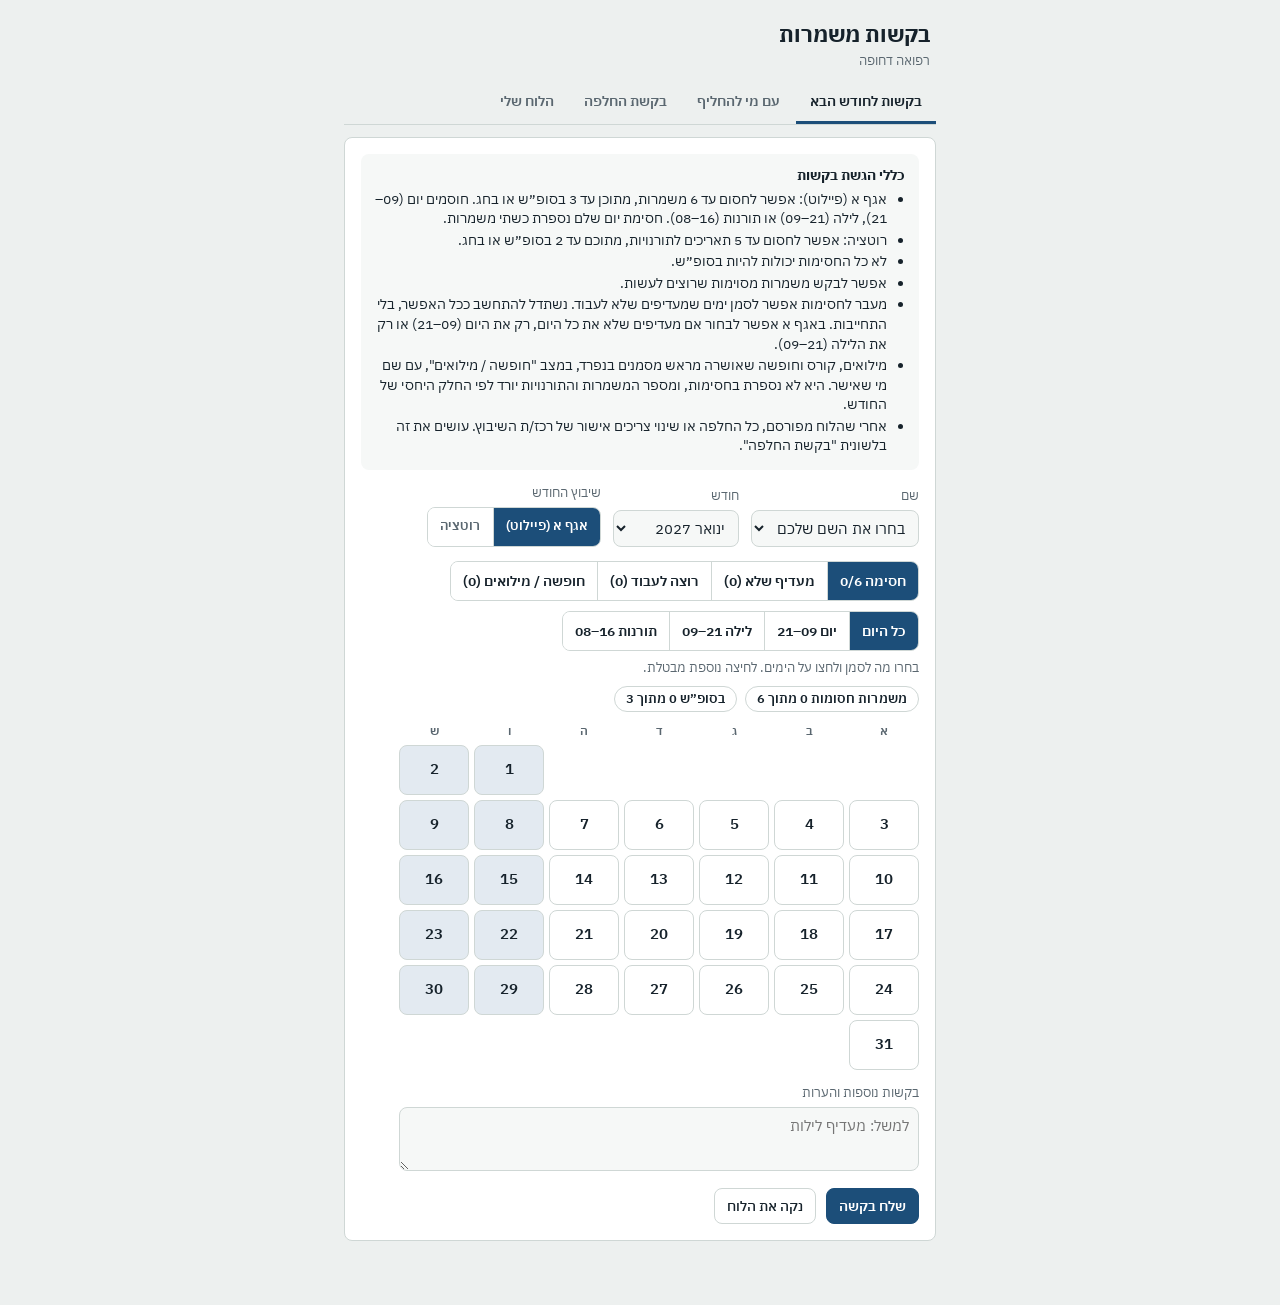
<file: index.html>
<!doctype html>
<html lang="he" dir="rtl">
<head>
<meta charset="utf-8">
<meta name="viewport" content="width=device-width, initial-scale=1, viewport-fit=cover">
<title>בקשות משמרות לרפואה דחופה</title>
<link rel="preconnect" href="https://fonts.googleapis.com">
<link rel="preconnect" href="https://fonts.gstatic.com" crossorigin>
<link href="https://fonts.googleapis.com/css2?family=IBM+Plex+Sans+Hebrew:wght@400;500;600;700&display=swap" rel="stylesheet">
<style>
:root{
  --bg:#EDF0EF; --surface:#FFFFFF; --surface2:#F6F8F7; --ink:#16222B; --muted:#5A6770;
  --line:#CFD7D5; --line2:#E2E7E5; --primary:#1C4E79; --primary-ink:#FFFFFF;
  --danger:#B3261E; --danger-bg:#FBE6E4; --ok-bg:#DCF1E1; --warn:#9A5800; --warn-bg:#FFF0D6; --ok:#2C6A3E;
  --wk:#E3EAF1; --eve:#EFEBDD; --hol:#F4E4C2; --vac:#DDE3E1;
  --radius-s:4px; --radius-m:8px;
  color-scheme: light;
}
@media (prefers-color-scheme: dark){
  :root:not([data-theme="light"]){
    --bg:#10171C; --surface:#172127; --surface2:#1C2830; --ink:#E4EAED; --muted:#98A6AE;
    --line:#2D3B43; --line2:#233139; --primary:#86B6E2; --primary-ink:#0A1824;
    --danger:#FF8C82; --danger-bg:#3B1C1A; --ok-bg:#163421; --warn:#F0B45C; --warn-bg:#33270F; --ok:#8FD0A0;
    --wk:#1B2631; --eve:#23241A; --hol:#2E2614; --vac:#253238; color-scheme: dark;
  }
}
:root[data-theme="dark"]{
  --bg:#10171C; --surface:#172127; --surface2:#1C2830; --ink:#E4EAED; --muted:#98A6AE;
  --line:#2D3B43; --line2:#233139; --primary:#86B6E2; --primary-ink:#0A1824;
  --danger:#FF8C82; --danger-bg:#3B1C1A; --ok-bg:#163421; --warn:#F0B45C; --warn-bg:#33270F; --ok:#8FD0A0;
  --wk:#1B2631; --eve:#23241A; --hol:#2E2614; --vac:#253238; color-scheme: dark;
}
/* shift colours */
.c-amber{--cb:#FBE8BC;--cf:#5E3F00}.c-indigo{--cb:#DCDDF6;--cf:#262A7A}.c-blue{--cb:#D8E7F7;--cf:#173F66}
.c-teal{--cb:#D2ECE6;--cf:#0C4D40}.c-olive{--cb:#E6EACB;--cf:#434A10}.c-rose{--cb:#F7DCE3;--cf:#6E1F36}
.c-violet{--cb:#E9DDF5;--cf:#4A2472}.c-crimson{--cb:#F6D4D0;--cf:#7A1A12}.c-slate{--cb:#E1E5E8;--cf:#33414B}
@media (prefers-color-scheme: dark){:root:not([data-theme="light"]) .c-amber{--cb:#4A3A12;--cf:#FBE3A6}:root:not([data-theme="light"]) .c-indigo{--cb:#2B2E5E;--cf:#CFD1FA}:root:not([data-theme="light"]) .c-blue{--cb:#1D3650;--cf:#C9DFF6}:root:not([data-theme="light"]) .c-teal{--cb:#15413A;--cf:#BDE9DE}:root:not([data-theme="light"]) .c-olive{--cb:#383C16;--cf:#E1E6B5}:root:not([data-theme="light"]) .c-rose{--cb:#4D2230;--cf:#F6CCD8}:root:not([data-theme="light"]) .c-violet{--cb:#3A2654;--cf:#E3D0F7}:root:not([data-theme="light"]) .c-crimson{--cb:#521F1A;--cf:#F8C8C1}:root:not([data-theme="light"]) .c-slate{--cb:#2C363D;--cf:#D6DDE2}}
:root[data-theme="dark"] .c-amber{--cb:#4A3A12;--cf:#FBE3A6}:root[data-theme="dark"] .c-indigo{--cb:#2B2E5E;--cf:#CFD1FA}:root[data-theme="dark"] .c-blue{--cb:#1D3650;--cf:#C9DFF6}:root[data-theme="dark"] .c-teal{--cb:#15413A;--cf:#BDE9DE}:root[data-theme="dark"] .c-olive{--cb:#383C16;--cf:#E1E6B5}:root[data-theme="dark"] .c-rose{--cb:#4D2230;--cf:#F6CCD8}:root[data-theme="dark"] .c-violet{--cb:#3A2654;--cf:#E3D0F7}:root[data-theme="dark"] .c-crimson{--cb:#521F1A;--cf:#F8C8C1}:root[data-theme="dark"] .c-slate{--cb:#2C363D;--cf:#D6DDE2}

:root{box-sizing:border-box;padding-top:env(safe-area-inset-top,0px);padding-bottom:env(safe-area-inset-bottom,0px)}
html{scroll-padding-top:env(safe-area-inset-top,0px)}
*,*::before,*::after{box-sizing:inherit}
html,body{margin:0}
body{background:var(--bg);color:var(--ink);font-family:"IBM Plex Sans Hebrew","Segoe UI",Arial,sans-serif;font-size:14px;line-height:1.45;-webkit-text-size-adjust:100%}
button,input,select,textarea{font:inherit;color:inherit}
button{cursor:pointer}
:focus-visible{outline:2px solid var(--primary);outline-offset:2px}
.num{font-variant-numeric:tabular-nums}

header.top{display:flex;flex-wrap:wrap;align-items:flex-end;justify-content:space-between;gap:12px;padding:18px 20px 10px;max-width:100%}
.brand h1{margin:0;font-size:22px;font-weight:700;letter-spacing:-.2px}
.brand p{margin:2px 0 0;color:var(--muted);font-size:13px}
.monthnav{display:flex;align-items:center;gap:6px}
.monthnav select{font-size:16px;font-weight:600;background:var(--surface);border:1px solid var(--line);border-radius:var(--radius-m);padding:6px 10px}

.toolbar{display:flex;flex-wrap:wrap;gap:8px;padding:0 20px 12px}
.btn{border:1px solid var(--line);background:var(--surface);border-radius:var(--radius-m);padding:7px 12px;font-weight:500;min-height:36px}
.btn:hover{background:var(--surface2)}
.btn.primary{background:var(--primary);color:var(--primary-ink);border-color:var(--primary);font-weight:600}
.btn.primary:hover{filter:brightness(1.08)}
.btn.danger{color:var(--danger)}
.btn:disabled{opacity:.45;cursor:default}
.btn.small{padding:3px 9px;min-height:28px;font-size:13px}

nav.tabs{display:flex;gap:2px;padding:0 20px;border-bottom:1px solid var(--line);overflow-x:auto}
nav.tabs button{border:0;background:none;padding:10px 14px;border-bottom:3px solid transparent;color:var(--muted);font-weight:600;white-space:nowrap}
nav.tabs button[aria-selected="true"]{color:var(--ink);border-bottom-color:var(--primary)}
main{padding:14px 20px 40px}

.status{display:flex;flex-wrap:wrap;gap:8px;margin-bottom:10px;align-items:center}
.pill{display:inline-flex;align-items:center;gap:6px;border-radius:999px;padding:3px 11px;font-size:13px;font-weight:600;background:var(--surface);border:1px solid var(--line)}
.pill.bad{background:var(--danger-bg);color:var(--danger);border-color:transparent}
.pill.mid{background:var(--warn-bg);color:var(--warn);border-color:transparent}
.pill.good{color:var(--ok)}
.legend{display:flex;flex-wrap:wrap;gap:12px;color:var(--muted);font-size:12.5px;margin:0 0 8px}
.legend span{display:inline-flex;align-items:center;gap:5px}
.sw{width:14px;height:14px;border-radius:3px;border:1px solid var(--line);display:inline-block}

/* grid */
.gridwrap{overflow:auto;max-height:calc(100vh - 230px);min-height:320px;background:var(--surface);border:1px solid var(--line);border-radius:var(--radius-m)}
table.grid{border-collapse:separate;border-spacing:0;font-size:12.5px}
.grid th,.grid td{border-bottom:1px solid var(--line2);border-left:1px solid var(--line2);padding:0;text-align:center;white-space:nowrap}
.grid thead th{position:sticky;top:0;z-index:3;background:var(--surface);font-weight:600}
.grid thead tr:nth-child(2) th{top:26px}
.grid thead tr:first-child th{height:26px}
.grid thead tr:nth-child(2) th{height:22px;color:var(--muted);font-weight:500;font-size:11.5px;border-bottom:1px solid var(--line)}
.grid .namecol{position:sticky;right:0;z-index:2;background:var(--surface);text-align:right;padding:0 10px;min-width:118px;max-width:150px;border-left:1px solid var(--line)}
.grid thead .namecol{z-index:4}
.grid .namecol button{border:0;background:none;padding:6px 0;text-align:right;width:100%;font-weight:600}
.grid .namecol small{display:block;font-weight:400;color:var(--muted);font-size:11px;margin-top:-4px;padding-bottom:4px;overflow:hidden;text-overflow:ellipsis}
.grid .stat{min-width:44px;padding:0 4px;font-variant-numeric:tabular-nums;font-weight:600}
.sig{display:inline-block;min-width:16px;height:16px;line-height:16px;border-radius:50%;background:var(--primary);color:var(--primary-ink);font-size:10px;text-align:center;font-weight:700;vertical-align:1px}
.stat.under{color:var(--muted)}.stat.hi{color:var(--warn)}.stat.lo{color:var(--primary)}.stat.over{color:var(--danger)}.stat.done{color:var(--ok)}.stat.na{color:var(--muted);font-weight:400}
.grid th.day{min-width:42px;cursor:pointer}
.grid th.day:hover{background:var(--surface2)}
.grid .wk{background:var(--wk)}
.grid .eve{background:var(--eve)}
.grid .hol{background:var(--hol)}
.grid thead th.wk,.grid thead th.eve,.grid thead th.hol{background-clip:padding-box}
.grid tr.grp td{background:var(--surface2);text-align:right;font-weight:700;padding:6px 10px;color:var(--muted);font-size:12px}
.cell{width:42px;height:34px;min-width:42px;border:0;background:none;padding:2px;display:flex;flex-direction:column;align-items:center;justify-content:center;gap:1px;position:relative}
td.cellwrap{position:relative}
.cell:hover{background:rgba(28,78,121,.07)}
.chip{display:inline-block;background:var(--cb);color:var(--cf);border-radius:var(--radius-s);padding:0 3px;font-size:11px;font-weight:600;line-height:15px;max-width:40px;overflow:hidden}
.mk-vac{background:repeating-linear-gradient(135deg,var(--vac) 0 4px,transparent 4px 8px)}
.mk-off::after{content:"";position:absolute;inset:9px 12px;border-top:2px solid var(--muted);transform:rotate(-35deg);opacity:.55;pointer-events:none}
.mk-soft .cell::before{content:"";position:absolute;top:3px;left:3px;width:6px;height:6px;border-radius:50%;background:var(--warn)}
.mk-want .cell::before{content:"";position:absolute;top:3px;left:3px;width:6px;height:6px;border-radius:50%;background:var(--ok)}
td.err{box-shadow:inset 0 0 0 2px var(--danger)}
td.warn{box-shadow:inset 0 0 0 2px var(--warn)}
tr.cov td{height:26px;font-size:11.5px}
tr.cov td.namecol{font-weight:600;font-size:12px}
tr.covhead td{background:var(--surface2);font-weight:700;color:var(--muted);font-size:12px;text-align:right;padding:6px 10px;border-top:2px solid var(--line)}
.covbtn{border:0;background:none;width:42px;height:26px;padding:0 2px;font-size:11px;overflow:hidden;text-overflow:ellipsis}
.covbtn.miss{background:var(--danger-bg);color:var(--danger);font-weight:700}
.covbtn.extra{color:var(--warn);font-weight:600}
.covbtn.none{color:var(--line)}

/* forms/tables in other tabs */
.panel{background:var(--surface);border:1px solid var(--line);border-radius:var(--radius-m);padding:16px;margin-bottom:16px}
.panel h2{font-size:16px;margin:0 0 4px}
.panel p.hint{margin:0 0 12px;color:var(--muted);font-size:13px;max-width:70ch}
.tablewrap{overflow-x:auto}
table.form{border-collapse:collapse;width:100%;font-size:13px}
table.form th{text-align:right;font-weight:600;color:var(--muted);padding:6px;border-bottom:1px solid var(--line);white-space:nowrap}
table.form td{padding:5px 6px;border-bottom:1px solid var(--line2);vertical-align:top}
table.form input[type=text],table.form input[type=number],table.form input[type=time],table.form select,table.form textarea{background:var(--surface2);border:1px solid var(--line);border-radius:var(--radius-s);padding:4px 6px}
table.form input[type=number]{width:62px}
table.form input.w-name{width:110px}
table.form input.w-short{width:64px}
table.form textarea{width:100%;min-width:220px;min-height:34px;resize:vertical}
.wdbox{display:flex;gap:2px}
.wdbox label{display:flex;flex-direction:column;align-items:center;font-size:11px;color:var(--muted)}
.prefchips{display:flex;flex-wrap:wrap;gap:3px;max-width:330px}
.prefchips button{border:1px solid var(--line);background:var(--surface);border-radius:var(--radius-s);font-size:11.5px;padding:1px 5px}
.prefchips button.pref{background:#D8F0DE;color:#1E5A2C;border-color:#9ED0AA}
.prefchips button.avoid{background:var(--danger-bg);color:var(--danger);border-color:transparent;text-decoration:line-through}
.kv{display:flex;flex-wrap:wrap;gap:16px}
.kv label{display:flex;flex-direction:column;gap:3px;font-size:13px;color:var(--muted)}
.kv input{width:90px;background:var(--surface2);border:1px solid var(--line);border-radius:var(--radius-s);padding:5px 7px;font-size:15px;color:var(--ink)}

table.luach{border-collapse:collapse;font-size:13px;background:var(--surface)}
table.luach th,table.luach td{border:1px solid var(--line2);padding:5px 8px;text-align:right;white-space:nowrap}
table.luach thead th{position:sticky;top:0;background:var(--surface);z-index:1}
table.luach td.miss{background:var(--danger-bg);color:var(--danger);font-weight:600}

/* sheet dialog */
.overlay{position:fixed;inset:0;background:rgba(10,20,28,.42);display:flex;align-items:center;justify-content:center;z-index:50;padding:16px}
.sheet{background:var(--surface);border-radius:12px;max-width:560px;width:100%;max-height:calc(100% - 24px);overflow:auto;padding:18px 18px 16px;box-shadow:0 18px 50px rgba(0,0,0,.28)}
.sheet h3{margin:0;font-size:18px}
.sheet .sub{color:var(--muted);margin:2px 0 12px;font-size:13px}
.sheet h4{margin:14px 0 6px;font-size:13px;color:var(--muted);font-weight:600}
.opts{display:flex;flex-wrap:wrap;gap:6px}
.opt{border:1px solid var(--line);background:var(--surface);border-radius:var(--radius-m);padding:6px 10px;font-size:13px;display:inline-flex;gap:6px;align-items:center}
.opt[aria-pressed="true"]{border-color:var(--primary);box-shadow:inset 0 0 0 1px var(--primary);font-weight:600}
.opt.dim{opacity:.55}
.opt .chip{max-width:none}
.note{background:var(--surface2);border-radius:var(--radius-m);padding:8px 10px;font-size:13px;white-space:pre-wrap}
.issues{margin:6px 0 0;padding:0 18px 0 0;font-size:13px}
.issues li.err{color:var(--danger)}.issues li.warn{color:var(--warn)}
.cands{display:flex;flex-direction:column;border:1px solid var(--line2);border-radius:var(--radius-m);overflow:hidden}
.cand{display:flex;align-items:center;gap:10px;padding:7px 10px;border-bottom:1px solid var(--line2)}
.cand:last-child{border-bottom:0}
.cand .who{font-weight:600;min-width:74px}
.cand .why{flex:1;color:var(--muted);font-size:12.5px}
.cand.blocked .who{color:var(--muted);font-weight:500}
.sheet .foot{display:flex;justify-content:flex-start;gap:8px;margin-top:16px}
.toast{position:fixed;bottom:calc(20px + env(safe-area-inset-bottom,0px));left:50%;transform:translateX(-50%);background:var(--ink);color:var(--bg);padding:10px 16px;border-radius:var(--radius-m);font-weight:500;z-index:60;max-width:90vw;box-shadow:0 8px 24px rgba(0,0,0,.25)}
.hidden{display:none!important}
.row{display:flex;gap:10px;flex-wrap:wrap;align-items:center}

.rules{background:var(--surface2);border-radius:var(--radius-m);padding:12px 14px;margin-bottom:14px;font-size:13.5px;max-width:74ch}
.rules strong{display:block;margin-bottom:4px}
.rules ul{margin:0;padding-right:18px}.rules li{margin:2px 0}
.fields{display:flex;flex-wrap:wrap;gap:12px;align-items:flex-end;margin-bottom:14px}
.fields label{display:flex;flex-direction:column;gap:4px;font-size:13px;color:var(--muted)}
.fields input,.fields select,.req textarea{background:var(--surface2);border:1px solid var(--line);border-radius:var(--radius-m);padding:7px 9px;font-size:15px;color:var(--ink)}
.req textarea{width:100%;max-width:520px;min-height:64px}
.seg{display:inline-flex;border:1px solid var(--line);border-radius:var(--radius-m);overflow:hidden;flex-wrap:wrap}
.seg button{border:0;border-left:1px solid var(--line);background:var(--surface);padding:8px 12px;font-weight:600;min-height:38px}
.seg button:last-child{border-left:0}
.seg button[aria-pressed="true"]{background:var(--primary);color:var(--primary-ink)}
.cal{display:grid;grid-template-columns:repeat(7,minmax(0,1fr));gap:5px;max-width:520px;margin:10px 0 14px}
.cal .wdh{text-align:center;color:var(--muted);font-size:12px;font-weight:600}
.cal button.d{border:1px solid var(--line);background:var(--surface);border-radius:var(--radius-m);display:flex;flex-direction:column;align-items:center;justify-content:center;gap:1px;font-weight:600;font-size:15px;min-height:50px;padding:2px}
.cal button.d.wke{background:var(--wk)}
.cal button.d.hol{background:var(--hol)}
.cal button.d small{font-size:10.5px;font-weight:600;line-height:1.1}
.cal button.d.b{background:var(--danger-bg);border-color:var(--danger);color:var(--danger)}
.cal button.d.s{background:var(--warn-bg);border-color:var(--warn);color:var(--warn)}
.cal button.d.w{background:var(--ok-bg);border-color:var(--ok);color:var(--ok)}
.errs{color:var(--danger);font-size:13px;font-weight:600;margin:4px 0}
table.form td.bad{color:var(--danger);font-weight:700}
table.form td.okc{color:var(--ok);font-weight:600}
.msgbox{width:100%;min-height:180px;font-size:13px;background:var(--surface2);border:1px solid var(--line);border-radius:var(--radius-m);padding:8px;white-space:pre-wrap;color:var(--ink)}
@media (max-width:640px){
  header.top{padding:14px 12px 8px}
  .toolbar{padding:0 12px 10px}
  nav.tabs{padding:0 8px}
  main{padding:12px 8px 40px}
  .brand h1{font-size:19px}
  .overlay{align-items:flex-end;padding:0}
  .sheet{border-radius:14px 14px 0 0;max-height:88%;padding-bottom:calc(16px + env(safe-area-inset-bottom,0px))}
  .grid .namecol{min-width:92px}
  .gridwrap{max-height:calc(100vh - 260px)}
}
@media (prefers-reduced-motion:no-preference){.sheet{animation:up .16s ease-out}@keyframes up{from{transform:translateY(12px);opacity:.6}to{transform:none;opacity:1}}}
@media print{.toolbar,nav.tabs,.status,.legend,.monthnav select{display:none}.gridwrap{max-height:none;overflow:visible;border:0}}
</style>
<style>
.cal button.d.vac{background:repeating-linear-gradient(135deg,var(--vac) 0 5px,var(--surface) 5px 10px);border-color:var(--muted)}
.wrap{max-width:620px;margin:0 auto;padding:0 14px 48px}
.panel{margin-top:4px}
.done{background:var(--ok-bg);color:var(--ok);border-radius:var(--radius-m);padding:10px 12px;font-weight:600;margin-top:12px;font-size:13.5px}
</style>
</head>
<body>
<header class="top" style="max-width:620px;margin:0 auto">
  <div class="brand"><h1>בקשות משמרות</h1><p>רפואה דחופה</p></div>
</header>
<div class="wrap"><main id="main" style="padding:0"></main></div>
<div id="layer"></div>
<script>
const API_DEFAULT='https://script.google.com/macros/s/AKfycbxExDfD1t_dGu8UCFcNvCIx05IiXz4FqlD6j6hdKQiuTGe_6D4Y0XrDSecNeYzsQL63Fg/exec';
let API=API_DEFAULT.startsWith('http')?API_DEFAULT:'';
try{const u=new URLSearchParams(location.search).get('api');if(u&&/^https:\/\/script\.google(usercontent)?\.com\//.test(u)){API=u;localStorage.setItem('ed-api',u)}else if(!API)API=localStorage.getItem('ed-api')||''}catch(e){}
async function sendQ(q,msg,okText){
  if(!API){showMsg(msg,okText);return}
  const sh=openSheet(`<h3>שולח…</h3><p class="sub">רגע אחד.</p>`);
  try{const r=await fetch(API,{method:'POST',body:JSON.stringify({action:'submit',q,...(lateOk()?{key:adminKey()}:{})})});const j=await r.json();if(!j.ok){if(j.error==='closed'){sh.el.innerHTML=`<h3>ההגשה ננעלה</h3><p class="sub">המועד האחרון להגשת בקשות לחודש הזה עבר.</p><div class="foot"><button class="btn primary" data-close>סגור</button></div>`;return}throw new Error(j.error||'שגיאה')}
    sh.el.innerHTML=`<h3>נשלח ✓</h3><p class="sub">${esc(okText)}</p><div class="done">הבקשה הגיעה לרכז/ת השיבוץ. אם תשנו משהו, שלחו שוב, והבקשה האחרונה היא שתיקבע.</div><div class="foot"><button class="btn primary" data-close>סגור</button></div>`;
    try{localStorage.setItem('ed-last-sent',JSON.stringify({m:q.m,type:q.type||'req',ts:Date.now()}))}catch(e){}
  }catch(e){sh.el.innerHTML=`<h3>השליחה נכשלה</h3><p class="sub">בדקו את החיבור לאינטרנט ונסו שוב.</p><div class="foot"><button class="btn primary" data-close>סגור</button></div>`}
}
function showMsg(msg,okText){const sh=openSheet(`<h3>ההודעה מוכנה</h3><p class="sub">שלחו אותה לרכז/ת השיבוץ. השורה האחרונה היא קוד שהמערכת קוראת, אל תשנו אותה.</p><textarea class="msgbox" readonly>${esc(msg)}</textarea><div class="done">${esc(okText)}</div><div class="foot"><button class="btn primary" id="shCopy">העתק</button>${navigator.share?'<button class="btn" id="shShare">שתף</button>':''}<button class="btn" data-close>סגור</button></div>`);
  sh.el.querySelector('#shCopy').onclick=()=>copyText(msg);const sb=sh.el.querySelector('#shShare');if(sb)sb.onclick=()=>navigator.share({text:msg}).catch(()=>{})}
const NAMES=["אברהם", "אוריה", "אחיה", "אליה", "אשר", "באסל", "בת שבע", "גנית", "דב", "דוד", "דנה", "ווד", "חיגאזי", "טבקמן", "יוני י", "יוסי", "מגד", "מיסק", "נועה", "סימא", "עוז", "עלי"];
const RULES={A:6,R:5,wkA:3,wkR:2};
const BASE={AS:11,AD:3,RD:6};
const HEB_MONTHS=['ינואר','פברואר','מרץ','אפריל','מאי','יוני','יולי','אוגוסט','ספטמבר','אוקטובר','נובמבר','דצמבר'];
const WD=['א','ב','ג','ד','ה','ו','ש'];
const WANT={A:[['m','בוקר אגף א','בוקר'],['n','לילה אגף א','לילה'],['mc','בוקר מהלכים כירורגיה','כיר ב'],['nc','ערב מהלכים כירורגיה','כיר ע'],['v','תורנות צד ב','תור ב'],['p','תורנות צד ג (פנימית)','פנ׳'],['i','טיפול נמרץ','טנ״צ']],
  R:[['v','תורנות צד ב','תור ב'],['bv','בוקר + תורנות צד ב (סופ״ש)','ב+ת'],['p','תורנות צד ג (פנימית)','פנ׳'],['c','מהלכים פנימית (פנימית ב)','מהל פנ'],['i','טיפול נמרץ','טנ״צ'],['o','אורטופדיה','אורט'],['k','ילדים','ילד׳']]};
const ALLT=[['m','בוקר אגף א'],['n','לילה אגף א'],['b','בוקר צד ב'],['v','תורנות צד ב'],['bv','בוקר + תורנות צד ב (סופ״ש)'],['g','בוקר צד ג'],['p','תורנות צד ג (פנימית)'],['c','מהלכים פנימית (פנימית ב)'],['mc','בוקר מהלכים כירורגיה'],['nc','ערב מהלכים כירורגיה'],['i','טיפול נמרץ'],['k','ילדים'],['o','אורטופדיה']];
const TNAME={},TSHORT={};for(const g in WANT)for(const[c,n,sh]of WANT[g]){TNAME[c]=n;TSHORT[c]=sh}
for(const[c,n]of ALLT)TNAME[c]=TNAME[c]||n;
const HOLIDAYS={Tishri:{1:['hol','ראש השנה'],2:['hol','ראש השנה'],9:['eve','ערב יום כיפור'],10:['hol','יום כיפור'],14:['eve','ערב סוכות'],15:['hol','סוכות'],21:['eve','ערב שמחת תורה'],22:['hol','שמיני עצרת ושמחת תורה']},
  Elul:{29:['eve','ערב ראש השנה']},Nisan:{14:['eve','ערב פסח'],15:['hol','פסח'],20:['eve','ערב שביעי של פסח'],21:['hol','שביעי של פסח']},Sivan:{5:['eve','ערב שבועות'],6:['hol','שבועות']}};
const $=s=>document.querySelector(s);
const esc=s=>String(s??'').replace(/[&<>"']/g,c=>({'&':'&amp;','<':'&lt;','>':'&gt;','"':'&quot;',"'":'&#39;'}[c]));
const pad2=n=>String(n).padStart(2,'0');
const norm=s=>String(s||'').replace(/[\u200e\u200f\u202a-\u202e\u2066-\u2069\ufeff\u00ad]/g,'').trim().replace(/\s+/g,' ');
const _hc={};
function hol(key){if(_hc[key])return _hc[key];const out={},[y,m]=key.split('-').map(Number);
  try{const f=new Intl.DateTimeFormat('en-u-ca-hebrew',{day:'numeric',month:'long'});for(let d=1;d<=kDim(key);d++){const p=f.formatToParts(new Date(y,m-1,d));const hm=p.find(x=>x.type==='month')?.value,hd=Number(p.find(x=>x.type==='day')?.value);const h=HOLIDAYS[hm]&&HOLIDAYS[hm][hd];if(h)out[d]={t:h[0],name:h[1]}}}catch(e){}
  return(_hc[key]=out)}
function kDim(key){const[y,m]=key.split('-').map(Number);return new Date(y,m,0).getDate()}
function kWd(key,d){const[y,m]=key.split('-').map(Number);return new Date(y,m-1,d).getDay()}
function kWeekend(key,d){const w=kWd(key,d);return w===5||w===6||!!hol(key)[d]}
function kLabel(key){const[y,m]=key.split('-').map(Number);return`${HEB_MONTHS[m-1]} ${y}`}
function monthOpts(){const n=new Date(),o=[];for(let i=0;i<3;i++){const dt=new Date(n.getFullYear(),n.getMonth()+i,1);o.push(`${dt.getFullYear()}-${pad2(dt.getMonth()+1)}`)}return o}
const PART={'':'כל היום',day:'יום 09–21',night:'לילה 21–09',duty:'תורנות 16–08'};
const SPART={'':'כל היום',day:'בוקר / יום 09–21',night:'לילה 21–09'};
function softLabel(p){return p==='day'?'עדיף שלא יום':p==='night'?'עדיף שלא לילה':'עדיף שלא'}
function units(){const u=[];for(const[d,p]of RQ.b){u.push(d);if(RQ.g==='A'&&!p)u.push(d)}return u}
const RPART={'':'תורנות',morn:'בוקר',all:'תורנות + בוקר'};
function homeB(){return RQ.g==='R'&&/ב\s*\+\s*ג|צד\s*[בג]|אגף\s*ב|כירורגיה/.test(RQ.rot||'')}
function blockLabel(p){if(homeB())return p==='morn'?'חסום בוקר':p==='all'?'חסום הכל':'חסום תורנות';return RQ.g==='A'&&p?(p==='day'?'חסום יום':p==='duty'?'חסום תורנות':'חסום לילה'):'חסום'}
function ruleModal(title,lines){openSheet(`<h3>${esc(title)}</h3><ul class="issues" style="padding-right:18px;margin-top:8px">${lines.map(l=>`<li>${esc(l)}</li>`).join('')}</ul><div class="foot"><button class="btn primary" data-close>הבנתי</button></div>`)}
function rulesFor(g){return g==='R'?{max:RULES.R,wk:RULES.wkR}:{max:RULES.A,wk:RULES.wkA}}
function checkBlocks(key,g,b){const ru=rulesFor(g),wk=b.filter(d=>kWeekend(key,d)).length,errs=[];
  if(b.length>ru.max)errs.push(`יותר מ־${ru.max} חסימות`);if(wk>ru.wk)errs.push(`יותר מ־${ru.wk} חסימות בסופ״ש או בחג`);
  if(b.length>=2&&wk===b.length)errs.push('לא כל החסימות יכולות להיות בסופ״ש');return{ru,wk,errs}}
function toast(msg,ms=2800){const el=document.createElement('div');el.className='toast';el.textContent=msg;document.body.appendChild(el);setTimeout(()=>el.remove(),ms)}

const DKEY='ed-request-draft-v1';
function defMonth(){const o=monthOpts();try{return o.slice(1).find(m=>!closed(m))||o[1]}catch(e){return o[1]}}
function blank(){return{m:defMonth(),name:'',g:'A',rot:'',b:[],s:[],w:[],vac:[],vby:'איתי',vre:'חופשה',t:'',mode:'b',wcode:''}}
let RQ;try{RQ=JSON.parse(localStorage.getItem(DKEY)||'null')}catch(e){RQ=null}
if(!RQ||!monthOpts().includes(RQ.m))RQ={...blank(),...(RQ?{name:RQ.name,g:RQ.g,rot:RQ.rot}:{})};
RQ.b=new Map((RQ.b||[]).map(x=>Array.isArray(x)?x:[x,'']));if(!RQ.bpart)RQ.bpart='';if(!RQ.rbpart)RQ.rbpart='';RQ.s=new Map((RQ.s||[]).map(x=>Array.isArray(x)?x:[x,'']));if(!RQ.spart)RQ.spart='';RQ.w=new Map(RQ.w);RQ.vac=new Set(RQ.vac||[]);if(RQ.vby===undefined)RQ.vby='איתי';if(!RQ.vre)RQ.vre='חופשה';
let VIEW='req';try{VIEW=localStorage.getItem('ed-request-view')||'req'}catch(e){}
const CH={m:monthOpts()[0],kind:'swap',d1:'',c1:'',w:'',d2:'',c2:'',agree:false,t:''};
function setView(v){VIEW=v;try{localStorage.setItem('ed-request-view',v)}catch(e){}render()}
function viewTabs(){return`<nav class="tabs" role="tablist" style="padding:0;margin-bottom:12px"><button role="tab" data-view="req" aria-selected="${VIEW==='req'}">בקשות לחודש הבא</button><button role="tab" data-view="swp" aria-selected="${VIEW==='swp'}">עם מי להחליף</button><button role="tab" data-view="chg" aria-selected="${VIEW==='chg'}">בקשת החלפה</button><button role="tab" data-view="cal" aria-selected="${VIEW==='cal'}">הלוח שלי</button></nav>`}
function dateSel(id,val,key){return`<select id="${id}"><option value="">תאריך</option>${[...Array(kDim(key))].map((_,i)=>i+1).map(d=>`<option value="${d}" ${String(val)===String(d)?'selected':''}>${d} (${WD[kWd(key,d)]})</option>`).join('')}</select>`}
function shiftSel(id,val){return`<select id="${id}"><option value="">משמרת</option>${ALLT.map(([c,n])=>`<option value="${c}" ${val===c?'selected':''}>${esc(n)}</option>`).join('')}</select>`}
let CAL=null;try{CAL=JSON.parse(localStorage.getItem('ed-cal-v1')||'null')}catch(e){}
function b64d(x){return JSON.parse(decodeURIComponent(escape(atob(x))))}
function myShifts(){if(!CAL)return[];const me=norm(RQ.name);const key=Object.keys(CAL.a).find(n=>norm(n)===me);if(!key)return[];
  const[y,m]=CAL.m.split('-').map(Number);
  return CAL.a[key].map(([d,c])=>{const[name,st,en]=CAL.t[c]||[c,'08:00','16:00'];const[sh,sm]=st.split(':').map(Number),[eh,em]=en.split(':').map(Number);
    const s=[y,m,d,sh,sm],ed=new Date(y,m-1,d+((eh*60+em)<=(sh*60+sm)?1:0));return{d,c,name,st,en,s,e:[ed.getFullYear(),ed.getMonth()+1,ed.getDate(),eh,em]}}).sort((a,b)=>a.d-b.d||a.st.localeCompare(b.st))}
const p2=n=>String(n).padStart(2,'0');
const loc=a=>`${a[0]}${p2(a[1])}${p2(a[2])}T${p2(a[3])}${p2(a[4])}00`;
function toUTC(a){const guess=Date.UTC(a[0],a[1]-1,a[2],a[3],a[4]);const f=new Intl.DateTimeFormat('en-US',{timeZone:'Asia/Jerusalem',hourCycle:'h23',year:'numeric',month:'2-digit',day:'2-digit',hour:'2-digit',minute:'2-digit'});
  const P=Object.fromEntries(f.formatToParts(new Date(guess)).map(x=>[x.type,x.value]));const asTz=Date.UTC(+P.year,+P.month-1,+P.day,+P.hour,+P.minute);const dt=new Date(guess-(asTz-guess));
  return`${dt.getUTCFullYear()}${p2(dt.getUTCMonth()+1)}${p2(dt.getUTCDate())}T${p2(dt.getUTCHours())}${p2(dt.getUTCMinutes())}00Z`}
function gLink(x){return'https://calendar.google.com/calendar/render?action=TEMPLATE&text='+encodeURIComponent(x.name)+'&dates='+loc(x.s)+'/'+loc(x.e)+'&ctz=Asia/Jerusalem&details='+encodeURIComponent('משמרת במיון. להוסיף תזכורת יום לפני: בחלון שנפתח, "הוספת התראה" ← יום אחד.')}
function icsText(list){const now=toUTC((()=>{const n=new Date();return[n.getFullYear(),n.getMonth()+1,n.getDate(),n.getHours(),n.getMinutes()]})());
  const esc2=t=>String(t).replace(/[\\,;]/g,m=>'\\'+m);const L=['BEGIN:VCALENDAR','VERSION:2.0','PRODID:-//ED roster//HE','CALSCALE:GREGORIAN','METHOD:PUBLISH'];
  for(const x of list){L.push('BEGIN:VEVENT',`UID:${CAL.m}-${x.d}-${x.c}-${encodeURIComponent(norm(RQ.name))}@ed-roster`,`DTSTAMP:${now}`,`DTSTART:${toUTC(x.s)}`,`DTEND:${toUTC(x.e)}`,`SUMMARY:${esc2(x.name)}`,'BEGIN:VALARM','ACTION:DISPLAY',`DESCRIPTION:${esc2('מחר: '+x.name)}`,'TRIGGER:-P1D','END:VALARM','END:VEVENT')}
  L.push('END:VCALENDAR');return L.join('\r\n')}
async function saveIcs(list){const txt=icsText(list),fname=`משמרות_${kLabel(CAL.m).replace(' ','_')}.ics`;
  let dl=null;try{dl=window.claude&&await window.claude.use('downloads')}catch(e){}
  if(dl){try{await dl.save({filename:fname,data:new Blob([txt],{type:'text/calendar'})});toast('הקובץ נשמר')}catch(e){if(!(e&&e.code==='declined'))toast('השמירה לא הושלמה')}return}
  try{const a=document.createElement('a');a.href=URL.createObjectURL(new Blob([txt],{type:'text/calendar'}));a.download=fname;document.body.appendChild(a);a.click();a.remove()}catch(e){toast('ההורדה לא זמינה בדפדפן הזה. השתמשו בכפתורי Google')}}
let calFetched=false;
let CALMONTHS=[],CALWANT='';
async function fetchCal(manual){if(!API)return;try{const r=await fetch(API+'?action=calendar'+(CALWANT?'&m='+encodeURIComponent(CALWANT):''));const j=await r.json();if(j.ok&&Array.isArray(j.months))CALMONTHS=j.months;if(j.ok&&j.cal){CAL=b64d(j.cal);localStorage.setItem('ed-cal-v1',JSON.stringify(CAL));if(VIEW==='cal'||VIEW==='swp')render();if(manual)toast('הלוח עודכן')}else if(manual)toast('עוד לא פורסם לוח')}catch(e){if(manual)toast('הטעינה נכשלה')}}
function renderCal(){
  if(API&&!calFetched){calFetched=true;fetchCal(false)}
  const names=CAL?Object.keys(CAL.a).sort((a,b)=>a.localeCompare(b,'he')):[];
  let h=viewTabs()+`<div class="panel req"><div class="rules"><strong>הוספת המשמרות שלך ליומן</strong><ul>${API?'<li>הלוח המאושר נטען כאן אוטומטית.</li>':'<li>מדביקים כאן את הודעת הלוח שרכז/ת השיבוץ שלח/ה בקבוצה (עם השורה שמתחילה ב־#CAL).</li>'}<li>בוחרים את השם, ומוסיפים ליומן: כל המשמרות בקובץ אחד, או כל משמרת בנפרד ל־Google.</li><li>אחרי החלפה מאושרת תישלח הודעה חדשה. מדביקים אותה שוב ומעדכנים את היומן.</li></ul></div>
  ${API?`<div class="row" style="margin:0 0 12px"><button class="btn" id="calFetch">טען את הלוח העדכני</button></div>`:''}
  <textarea id="calPaste" ${API?'hidden':''} class="msgbox" style="min-height:70px" placeholder="הדביקו כאן את הודעת הלוח"></textarea>
  <div class="row" style="margin:8px 0 14px">${API?'':'<button class="btn" id="calLoad">טען לוח</button>'}${CALMONTHS.length>1?`<label style="display:flex;align-items:center;gap:6px">חודש<select id="calMonth">${CALMONTHS.map(m=>`<option value="${m}" ${CAL&&CAL.m===m?'selected':''}>${esc(kLabel(m))}</option>`).join('')}</select></label>`:''}${CAL?`<span style="color:var(--muted);font-size:13px">נטען: ${kLabel(CAL.m)}, עודכן ${new Date(CAL.ts).toLocaleDateString('he-IL')}</span>`:''}</div>`;
  if(CAL){
    h+=`<div class="fields"><label>השם שלי<select id="calName"><option value="">בחרו</option>${names.map(n=>`<option ${norm(n)===norm(RQ.name)?'selected':''}>${esc(n)}</option>`).join('')}</select></label></div>`;
    const list=myShifts();
    if(norm(RQ.name)&&!list.length)h+=`<p class="hint">לא נמצאו משמרות בשם הזה ב${kLabel(CAL.m)}.</p>`;
    if(list.length){
      h+=`<div class="row" style="margin-bottom:10px"><button class="btn primary" id="calIcs">הוסף את כל ${list.length} המשמרות ליומן (קובץ)</button></div>
      <p class="hint" style="margin:0 0 10px">הקובץ כולל תזכורת יום לפני כל משמרת. באייפון ובאאוטלוק זה עובד מיד. ב־Google Calendar: מייבאים את הקובץ דרך ההגדרות במחשב (ייבוא וייצוא), או מוסיפים כל משמרת בנפרד בכפתורים למטה ומגדירים בה התראה של יום לפני.</p>
      <div class="cands">${list.map(x=>`<div class="cand"><span class="who num">${x.d}.${CAL.m.split('-')[1]*1} (${WD[kWd(CAL.m,x.d)]})</span><span class="why" style="color:var(--ink)">${esc(x.name)}, ${x.st}–${x.en}</span><a class="btn small" href="${gLink(x)}" target="_blank" rel="noopener">Google</a></div>`).join('')}</div>`;
    }
  }
  $('#main').innerHTML=h+`</div>`;
}
let SWSEL='';
function swData(){if(!CAL||!CAL.sw)return null;const me=norm(RQ.name);if(!me)return[];const k=Object.keys(CAL.sw).find(n=>norm(n)===me);if(!k||!CAL.sw[k])return[];
  return CAL.sw[k].split(';').map(e=>{const i=e.indexOf(':'),h=e.slice(0,i),os=e.slice(i+1);const[d,c]=h.split('.');
    return{d:+d,c,opts:(os?os.split(','):[]).map(o=>{const[q,d2,c2]=o.split('.');return{w:CAL.nl[parseInt(q,36)]||'?',d2:+d2,c2}})}}).sort((a,b)=>a.d-b.d)}
function cname(c){return c==='mc+nc'?'24 שעות כירורגיה (בוקר+ערב)':(CAL&&CAL.t&&CAL.t[c]?CAL.t[c][0]:TNAME[c]||c)}
function dlabel(d){return`${d}.${CAL.m.split('-')[1]*1} (${WD[kWd(CAL.m,d)]})`}
function renderSwp(){
  if(API&&!calFetched){calFetched=true;fetchCal(false)}
  let h=viewTabs()+`<div class="panel req"><div class="rules"><strong>עם מי אפשר להתחלף</strong><ul><li>בוחרים משמרת שלך, ורואים את כל המתמחים שאפשר להתחלף איתם לפי כללי השיבוץ: חסימות, מנוחה, לילות ברצף, תורנות צמודה ללילה, סופ״ש, הסמכות, חותם שחרור בלילה ועוד.</li><li>הרשימה מחושבת בזמן פרסום הלוח. החלפות שאושרו אחרי הפרסום ייכנסו בפרסום הבא.</li><li>קודם מסכמים עם המתמחה השני. לחיצה על "מלא בקשה" ממלאת את טופס ההחלפה, ושולחים משם.</li></ul></div>
  <div class="fields"><label>השם שלי${nameSel('swN',RQ.name,'בחרו את השם שלכם')}</label></div>`;
  if(API)h+=`<div class="row" style="margin:0 0 12px"><button class="btn" id="calFetch">טען את הלוח העדכני</button>${CALMONTHS.length>1?`<label style="display:flex;align-items:center;gap:6px">חודש<select id="calMonth">${CALMONTHS.map(m=>`<option value="${m}" ${CAL&&CAL.m===m?'selected':''}>${esc(kLabel(m))}</option>`).join('')}</select></label>`:''}${CAL?`<span style="color:var(--muted);font-size:13px">${kLabel(CAL.m)}, פורסם ${new Date(CAL.swTs||CAL.ts).toLocaleString('he-IL',{dateStyle:'short',timeStyle:'short'})}</span>`:''}</div>`;
  if(!CAL)h+=`<p class="hint">עוד לא פורסם לוח.</p>`;
  else if(!CAL.sw)h+=`<p class="hint">הלוח הנוכחי פורסם בלי רשימת החלפות. היא תופיע אחרי הפרסום הבא של רכז/ת השיבוץ.</p>`;
  else if(!norm(RQ.name))h+=`<p class="hint">בחרו את השם שלכם כדי לראות את המשמרות.</p>`;
  else{const L=swData();
    if(!L.length)h+=`<p class="hint">לא נמצאו משמרות בשם הזה ב${kLabel(CAL.m)}.</p>`;
    else{const key=d=>d.d+'|'+d.c;if(!L.some(x=>key(x)===SWSEL))SWSEL='';
      h+=`<p style="font-size:14px;font-weight:600;margin:4px 0 8px">המשמרות שלי ב${kLabel(CAL.m)}</p><div class="cands" style="margin-bottom:14px">${L.map(x=>`<div class="cand" style="${key(x)===SWSEL?'background:var(--surface2)':''}"><span class="who num">${dlabel(x.d)}</span><span class="why" style="color:var(--ink)">${esc(cname(x.c))}</span><span style="color:var(--muted);font-size:12.5px">${x.opts.length?`${new Set(x.opts.map(o=>o.w)).size} מתמחים`:'אין החלפה'}</span><button class="btn small ${key(x)===SWSEL?'primary':''}" data-swslot="${key(x)}" ${x.opts.length?'':'disabled'}>הצג</button></div>`).join('')}</div>`;
      const cur=L.find(x=>key(x)===SWSEL);
      if(cur){const by={};cur.opts.forEach((o,i)=>{(by[o.w]=by[o.w]||[]).push([o,i])});
        h+=`<p style="font-size:14px;font-weight:600;margin:4px 0 8px">אפשר להתחלף על ${esc(cname(cur.c))} ב־${dlabel(cur.d)} עם:</p>`;
        for(const w of Object.keys(by).sort((a,b)=>a.localeCompare(b,'he')))h+=`<div style="font-weight:700;margin:10px 0 4px">${esc(w)}</div><div class="cands">${by[w].map(([o,i])=>`<div class="cand"><span class="why" style="color:var(--ink)">${esc(w)} לוקח/ת את המשמרת שלך, ואת/ה לוקח/ת ממנו/ה <b>${esc(cname(o.c2))}</b> ב־<b>${dlabel(o.d2)}</b></span><button class="btn small primary" data-swpick="${i}">מלא בקשה</button></div>`).join('')}</div>`}
    }}
  $('#main').innerHTML=h+`</div>`;
}
function renderChg(){
  const key=CH.m;
  let h=viewTabs()+`<div class="panel req"><div class="rules"><strong>החלפות אחרי פרסום הלוח</strong><ul><li>אפשר להתחלף עם מתמחה אחר, או למסור לו משמרת.</li><li>קודם מסכמים עם המתמחה השני, ואז שולחים את הבקשה.</li><li>השינוי נכנס ללוח רק אחרי אישור רכז/ת השיבוץ.</li></ul></div>
  <div class="fields">
    <label>השם שלי${nameSel('chN',RQ.name,'בחרו את השם שלכם')}</label>
    <datalist id="rqNames">${NAMES.map(n=>`<option value="${esc(n)}">`).join('')}</datalist>
    <label>חודש<select id="chM">${[...new Set([...monthOpts().slice(0,2),key])].map(k=>`<option value="${k}" ${k===key?'selected':''}>${kLabel(k)}</option>`).join('')}</select></label>
    <label>סוג הבקשה<span class="seg"><button data-chk="swap" aria-pressed="${CH.kind==='swap'}">החלפה</button><button data-chk="give" aria-pressed="${CH.kind==='give'}">מסירת משמרת</button></span></label>
  </div>
  <div class="fields"><label>המשמרת שלי${dateSel('chD1',CH.d1,key)}</label><label>&nbsp;${shiftSel('chC1',CH.c1)}</label></div>
  <div class="fields"><label>${CH.kind==='swap'?'מתחלף עם':'מוסר ל'}${nameSel('chW',CH.w,'בחרו מתמחה')}</label></div>
  ${CH.kind==='swap'?`<div class="fields"><label>המשמרת שלו/שלה שאני לוקח/ת${dateSel('chD2',CH.d2,key)}</label><label>&nbsp;${shiftSel('chC2',CH.c2)}</label></div>`:''}
  <label style="display:flex;gap:8px;align-items:center;font-size:14px;margin:4px 0 12px"><input type="checkbox" id="chAgree" ${CH.agree?'checked':''}> המתמחה השני מסכים לשינוי</label>
  <label style="display:block;font-size:13px;color:var(--muted);margin-bottom:4px" for="chT">הערה</label><textarea id="chT">${esc(CH.t)}</textarea>
  <div class="row" style="margin-top:12px"><button class="btn primary" id="chSend">${API?'שלח בקשה':'הכן הודעה לשליחה'}</button></div></div>`;
  $('#main').innerHTML=h;
}
function persist(){try{localStorage.setItem(DKEY,JSON.stringify({...RQ,b:[...RQ.b.entries()],s:[...RQ.s.entries()],w:[...RQ.w],vac:[...RQ.vac]}))}catch(e){}}

let PLAN=null;try{PLAN=JSON.parse(localStorage.getItem('ed-plan-v1')||'null')}catch(e){}
let DEADLINES={'2026-10':'2026-09-29T09:00'};try{Object.assign(DEADLINES,JSON.parse(localStorage.getItem('ed-deadlines')||'{}'))}catch(e){}
function dl(m){const v=DEADLINES[m];return v?new Date(v):null}
function closed(m){const d=dl(m);return!!d&&Date.now()>d.getTime()&&!lateOk()}
/* חריג: אשר יכול להגיש גם אחרי הנעילה, רק מהמכשיר שבו מחובר אתר הניהול (המפתח נשמר בדפדפן) */
const LATE_NAME='אשר',LATE_NAMES=['אשר','באסל אבו עומר'];
function adminKey(){try{return(JSON.parse(localStorage.getItem('ed-roster-v1')||'{}').settings||{}).apiKey||''}catch(e){return''}}
function lateOk(){return typeof RQ!=='undefined'&&RQ&&LATE_NAMES.includes(norm(RQ.name))&&!!adminKey()}
function dlText(m){const d=dl(m);return d?d.toLocaleString('he-IL',{day:'numeric',month:'numeric',hour:'2-digit',minute:'2-digit'}):''}
async function fetchPlan(){if(!API)return;try{const r=await fetch(API+'?action=plan');const j=await r.json();if(j.ok&&j.deadlines){DEADLINES={...DEADLINES,...j.deadlines};localStorage.setItem('ed-deadlines',JSON.stringify(DEADLINES));if(RQ&&closed(RQ.m)&&!RQ.b.size&&!RQ.s.size&&!RQ.w.size&&!RQ.vac.size){const nm=defMonth();if(nm!==RQ.m){RQ.m=nm;persist();render()}}}if(j.ok&&j.plan){PLAN=j.plan;localStorage.setItem('ed-plan-v1',JSON.stringify(PLAN));const had=planFor(RQ.name,RQ.m);if(had)autoGroup();render()}}catch(e){}}
function planRow(name){if(!PLAN)return null;const c=x=>norm(x).replace(/["'׳״`]/g,'');const n=c(name);if(!n)return null;const k=Object.keys(PLAN).find(x=>c(x)===n);return k?PLAN[k]:null}
function planFor(name,m){const r=planRow(name);return r?r[m]||'':''}
function planGroup(l){if(!l)return null;if(/מלר.?ד|אגף\s*א/.test(l)&&!/ב\s*\+\s*ג/.test(l))return'A';if(/מילואים/.test(l))return'M';if(/שלב\s*[אב]|לא\s*פעיל|חל.?ד|חופשת\s*לידה|סטאז|^חופש$/.test(l))return'X';return'R'}
function autoGroup(){const l=planFor(RQ.name,RQ.m),g=planGroup(l);if(g==='A'){RQ.g='A';RQ.rot=''}else if(g==='R'){RQ.g='R';RQ.rot=l}persist()}
function planLine(){const row=planRow(RQ.name);if(!row)return'';const ks=monthOpts();const cur=row[RQ.m]||'';const g=planGroup(cur);
  return`<div class="rules" style="background:var(--ok-bg)"><strong>הסבב שלך לפי התכנית</strong>${ks.filter(k=>row[k]).map(k=>`${kLabel(k)}: ${esc(row[k])}${planGroup(row[k])==='A'?' (אגף א)':''}`).join(' · ')||'אין עדיין'}${g==='X'?`<div style="color:var(--warn);font-weight:600;margin-top:4px">ב${kLabel(RQ.m)} אתה רשום כ"${esc(cur)}", ולכן לא תשובץ. אם זה לא נכון, פנה לרכז/ת השיבוץ.</div>`:g==='M'?`<div style="color:var(--warn);font-weight:600;margin-top:4px">ב${kLabel(RQ.m)} אתה רשום במילואים. מילואים נחשבים כמו חופשה: סמן את ימי המילואים במצב "חופשה / מילואים", בחר את הקבוצה שלך בשאר החודש, והמכסה תרד בהתאם. אם אתה במילואים כל החודש, אין צורך להגיש.</div>`:''}</div>`}
function nameList(){const ks=PLAN?Object.keys(PLAN):[];return(ks.length?ks:NAMES).slice().sort((a,b)=>a.localeCompare(b,'he'))}
function nameSel(id,val,ph){const L=nameList();const v=L.includes(val)?val:'';return`<select id="${id}" style="min-width:150px"><option value="">${ph}</option>${L.map(n=>`<option ${n===v?'selected':''}>${esc(n)}</option>`).join('')}</select>`}
function render(){
  if(RQ.name&&!nameList().includes(RQ.name)){const c=x=>norm(x).replace(/["'׳״`\-־.]/g,'').replace(/\s+/g,'');const m=nameList().find(n=>c(n)===c(RQ.name));RQ.name=m||'';persist()}
  if(VIEW==='chg')return renderChg();
  if(VIEW==='cal')return renderCal();
  if(VIEW==='swp')return renderSwp();
  const key=RQ.m,N=kDim(key),chk=checkBlocks(key,RQ.g,units()),H=hol(key);
  let h=viewTabs()+`<div class="panel req"><div class="rules"><strong>כללי הגשת בקשות</strong><ul>
  <li>אגף א (פיילוט): אפשר לחסום עד ${RULES.A} משמרות, מתוכן עד ${RULES.wkA} בסופ״ש או בחג. חוסמים יום (09–21), לילה (21–09) או תורנות (16–08). חסימת יום שלם נספרת כשתי משמרות.</li>
  <li>רוטציה: אפשר לחסום עד ${RULES.R} תאריכים לתורנויות, מתוכם עד ${RULES.wkR} בסופ״ש או בחג.</li>
  <li>לא כל החסימות יכולות להיות בסופ״ש.</li>
  <li>אפשר לבקש משמרות מסוימות שרוצים לעשות.</li>
  <li>מעבר לחסימות אפשר לסמן ימים שמעדיפים שלא לעבוד. נשתדל להתחשב ככל האפשר, בלי התחייבות. באגף א אפשר לבחור אם מעדיפים שלא את כל היום, רק את היום (09–21) או רק את הלילה (21–09).</li>
  <li>מילואים, קורס וחופשה שאושרה מראש מסמנים בנפרד, במצב "חופשה / מילואים", עם שם מי שאישר. היא לא נספרת בחסימות, ומספר המשמרות והתורנויות יורד לפי החלק היחסי של החודש.</li>
  <li>אחרי שהלוח מפורסם, כל החלפה או שינוי צריכים אישור של רכז/ת השיבוץ. עושים את זה בלשונית "בקשת החלפה".</li></ul></div>
  ${closed(RQ.m)?`<div class="rules" style="background:var(--danger-bg);color:var(--danger);font-weight:600">ההגשה ל${kLabel(RQ.m)} ננעלה ב־${dlText(RQ.m)}. לשינוי אחרי הנעילה, פנו לרכז/ת השיבוץ או שלחו בקשת החלפה אחרי פרסום הלוח.</div>`:dl(RQ.m)?`<div class="rules"><strong>מועד אחרון להגשה ל${kLabel(RQ.m)}: ${dlText(RQ.m)}</strong>אחרי המועד המערכת ננעלת. עד אז אפשר לשנות ולשלוח שוב, והבקשה האחרונה קובעת.</div>`:''}
  ${planLine()}
  <div class="fields">
    <label>שם${nameSel('rqName',RQ.name,'בחרו את השם שלכם')}</label>
    <datalist id="rqNames">${NAMES.map(n=>`<option value="${esc(n)}">`).join('')}</datalist>
    <label>חודש<select id="rqMonth">${monthOpts().map(k=>`<option value="${k}" ${k===key?'selected':''}>${kLabel(k)}</option>`).join('')}</select></label>
    <label>שיבוץ החודש<span class="seg"><button data-rqg="A" aria-pressed="${RQ.g==='A'}">אגף א (פיילוט)</button><button data-rqg="R" aria-pressed="${RQ.g==='R'}">רוטציה</button></span></label>
    ${RQ.g==='R'?`<label>איזו רוטציה<input type="text" id="rqRot" value="${esc(RQ.rot)}" placeholder="ילדים, ICU…" style="width:140px"></label>`:''}
  </div>
  <div class="row"><span class="seg" role="group" aria-label="מה לסמן">
    <button data-rqmode="b" aria-pressed="${RQ.mode==='b'}">חסימה ${units().length}/${chk.ru.max}</button>
    <button data-rqmode="s" aria-pressed="${RQ.mode==='s'}">מעדיף שלא (${RQ.s.size})</button>
    <button data-rqmode="w" aria-pressed="${RQ.mode==='w'}">רוצה לעבוד (${RQ.w.size})</button>
    <button data-rqmode="v" aria-pressed="${RQ.mode==='v'}">חופשה / מילואים (${RQ.vac.size})</button></span>
    ${RQ.mode==='v'||RQ.vac.size?`<select id="rqVre" aria-label="סיבה" style="background:var(--surface2);border:1px solid var(--line);border-radius:8px;padding:7px">${['חופשה','מילואים','קורס'].map(x=>`<option ${RQ.vre===x?'selected':''}>${x}</option>`).join('')}</select>${RQ.vre==='חופשה'?`<label style="font-size:13px;color:var(--muted);display:flex;align-items:center;gap:6px">מי אישר<input type="text" id="rqVby" value="${esc(RQ.vby)}" style="width:110px;background:var(--surface2);border:1px solid var(--line);border-radius:8px;padding:6px"></label>`:''}`:''}
    ${RQ.mode==='b'&&RQ.g==='A'?`<span class="seg" role="group" aria-label="מה לחסום">${Object.entries(PART).map(([k,v])=>`<button data-bpart="${k}" aria-pressed="${RQ.bpart===k}">${v}</button>`).join('')}</span>`:''}
    ${RQ.mode==='b'&&homeB()?`<span class="seg" role="group" aria-label="מה לחסום">${Object.entries(RPART).map(([k,v])=>`<button data-rbpart="${k}" aria-pressed="${RQ.rbpart===k}">${v}</button>`).join('')}</span>`:''}
    ${RQ.mode==='s'&&RQ.g==='A'?`<span class="seg" role="group" aria-label="מתי מעדיף שלא">${Object.entries(SPART).map(([k,v])=>`<button data-spart="${k}" aria-pressed="${RQ.spart===k}">${v}</button>`).join('')}</span>`:''}
    ${RQ.mode==='w'?`<select id="rqWcode" aria-label="איזו משמרת" style="background:var(--surface2);border:1px solid var(--line);border-radius:8px;padding:7px"><option value="">כל משמרת</option>${WANT[RQ.g].map(([c,n])=>`<option value="${c}" ${RQ.wcode===c?'selected':''}>${esc(n)}</option>`).join('')}</select>`:''}
  </div>
  <p class="hint" style="margin:8px 0 0">בחרו מה לסמן ולחצו על הימים. לחיצה נוספת מבטלת.</p>
  <div class="status" style="margin-top:8px"><span class="pill ${units().length>chk.ru.max?'bad':''}">${RQ.g==='A'?'משמרות חסומות':'חסימות'} ${units().length} מתוך ${chk.ru.max}</span><span class="pill ${chk.wk>chk.ru.wk?'bad':''}">בסופ״ש ${chk.wk} מתוך ${chk.ru.wk}</span>${RQ.vac.size?`<span class="pill" title="לפי החלק היחסי של החודש שנשאר אחרי החופשה">${quota()}</span>`:''}</div>
  ${chk.errs.map(e=>`<p class="errs">${esc(e)}</p>`).join('')}
  <div class="cal">${WD.map(w=>`<div class="wdh">${w}</div>`).join('')}${'<div></div>'.repeat(kWd(key,1))}`;
  for(let d=1;d<=N;d++){
    const hd=H[d];let cls='d '+(hd&&hd.t==='hol'?'hol':kWeekend(key,d)?'wke':''),lab='';
    if(RQ.vac.has(d)){cls+=' vac';lab='חופשה'}else if(RQ.b.has(d)){cls+=' b';lab=blockLabel(RQ.b.get(d))}else if(RQ.s.has(d)){cls+=' s';lab=softLabel(RQ.s.get(d))}else if(RQ.w.has(d)){cls+=' w';const c=RQ.w.get(d);lab=c?(TSHORT[c]||c):'רוצה'}
    h+=`<button class="${cls}" data-rqday="${d}" title="${esc(hd?hd.name:'')}" aria-label="${d} ב${kLabel(key)}${hd?', '+hd.name:''}${lab?', '+lab:''}"><span class="num">${d}</span><small>${esc(lab)}</small></button>`;
  }
  h+=`</div><label style="display:block;font-size:13px;color:var(--muted);margin-bottom:4px" for="rqNotes">בקשות נוספות והערות</label><textarea id="rqNotes" placeholder="למשל: מעדיף לילות">${esc(RQ.t)}</textarea>
  <div class="row" style="margin-top:12px"><button class="btn primary" id="rqSend" ${closed(RQ.m)?'disabled':''}>${API?'שלח בקשה':'הכן הודעה לשליחה'}</button><button class="btn" id="rqReset">נקה את הלוח</button></div></div>`;
  $('#main').innerHTML=h;
}
function quota(){const f=Math.max(0,1-RQ.vac.size/kDim(RQ.m));return RQ.g==='A'?`מכסה משוערת: ${Math.round(BASE.AS*f)} משמרות ו־${Math.round(BASE.AD*f)} תורנויות`:`מכסה משוערת: ${Math.round(BASE.RD*f)} תורנויות`}
function b64e(o){return btoa(unescape(encodeURIComponent(JSON.stringify(o))))}
function buildReq(){return{v:1,m:RQ.m,n:norm(RQ.name),g:RQ.g,r:norm(RQ.rot),vac:[...RQ.vac].sort((a,b)=>a-b),vby:RQ.vre&&RQ.vre!=='חופשה'?RQ.vre:norm(RQ.vby),vre:RQ.vre||'חופשה',b:[...RQ.b.keys()].sort((a,b)=>a-b),bp:(RQ.g==='A'||homeB())?[...RQ.b].filter(([d,p])=>p).sort((a,b)=>a[0]-b[0]):[],bu:units().sort((a,b)=>a-b),s:[...RQ.s.keys()].sort((a,b)=>a-b),sp:RQ.g==='A'?[...RQ.s].filter(([d,p])=>p).sort((a,b)=>a[0]-b[0]):[],w:[...RQ.w].sort((a,b)=>a[0]-b[0]),t:RQ.t.trim(),ts:Date.now()}}
function message(q){const L=[`בקשות משמרות ל${kLabel(q.m)}`,`שם: ${q.n} (${q.g==='A'?'אגף א':'רוטציה'+(q.r?' '+q.r:'')})`,`חסימות (${q.bu.length}${q.g==='A'?' משמרות':''}): ${q.b.map(d=>{const p=(q.bp.find(x=>x[0]===d)||[])[1];return p?`${d} (${p==='day'?'יום':p==='duty'?'תורנות':p==='morn'?'בוקר':p==='all'?'תורנות + בוקר':'לילה'})`:String(d)}).join(', ')||'אין'}`];
  if(q.vac.length)L.push(q.vre&&q.vre!=='חופשה'?`${q.vre} (${q.vac.length} ימים): ${q.vac.join(', ')}`:`חופשה מאושרת (${q.vac.length} ימים, אישר: ${q.vby}): ${q.vac.join(', ')}`);
  if(q.s.length)L.push(`מעדיף שלא: ${q.s.map(d=>{const p=((q.sp||[]).find(x=>x[0]===d)||[])[1];return p?`${d} (${p==='day'?'יום':'לילה'})`:String(d)}).join(', ')}`);
  if(q.w.length)L.push(`רוצה לעבוד: ${q.w.map(([d,c])=>c?`${d} (${TNAME[c]||c})`:String(d)).join(', ')}`);
  if(q.t)L.push(`הערות: ${q.t}`);L.push('','#REQ:'+b64e(q));return L.join('\n')}
function openSheet(html){const layer=$('#layer');layer.innerHTML=`<div class="overlay"><div class="sheet" role="dialog" aria-modal="true">${html}</div></div>`;const ov=layer.firstChild;
  const close=()=>{layer.innerHTML='';document.removeEventListener('keydown',kd)};const kd=e=>{if(e.key==='Escape')close()};document.addEventListener('keydown',kd);
  ov.addEventListener('click',e=>{if(e.target===ov||e.target.closest('[data-close]'))close()});return{el:ov.firstChild,close}}
function copyText(txt){const fb=()=>{const ta=document.createElement('textarea');ta.value=txt;ta.style.position='fixed';ta.style.opacity='0';document.body.appendChild(ta);ta.select();let ok=false;try{ok=document.execCommand('copy')}catch(e){}ta.remove();toast(ok?'ההודעה הועתקה':'ההעתקה נחסמה. סמנו את הטקסט והעתיקו ידנית')};
  if(navigator.clipboard&&navigator.clipboard.writeText)navigator.clipboard.writeText(txt).then(()=>toast('ההודעה הועתקה'),fb);else fb()}
document.addEventListener('click',e=>{
  const b=e.target.closest('button');if(!b||!b.closest('#main'))return;
  if(b.dataset.view){setView(b.dataset.view);return}
  if(b.id==='calLoad'){const m=($('#calPaste').value||'').match(/#CAL:([A-Za-z0-9+/=]+)/);if(!m){toast('לא נמצאה שורת #CAL בהודעה');return}
    try{CAL=b64d(m[1]);localStorage.setItem('ed-cal-v1',JSON.stringify(CAL))}catch(e){if(!CAL||!CAL.a){toast('הקוד פגום. העתיקו את כל ההודעה');return}}
    toast('הלוח נטען');render();return}
  if(b.id==='calIcs'){saveIcs(myShifts());return}
  if(b.id==='calFetch'){fetchCal(true);return}
  if(b.dataset.chk){CH.kind=b.dataset.chk;render();return}
  if(b.dataset.swslot!==undefined){SWSEL=SWSEL===b.dataset.swslot?'':b.dataset.swslot;render();return}
  if(b.dataset.swpick!==undefined){const L=swData()||[];const cur=L.find(x=>x.d+'|'+x.c===SWSEL);const o=cur&&cur.opts[+b.dataset.swpick];if(!o)return;
    const c=x=>norm(x).replace(/["'׳״`\-־.]/g,'').replace(/\s+/g,'');const wn=nameList().find(n=>c(n)===c(o.w))||o.w;
    const is24=cur.c==='mc+nc'||o.c2==='mc+nc';
    Object.assign(CH,{m:CAL.m,kind:'swap',d1:String(cur.d),c1:cur.c.split('+')[0],w:wn,d2:String(o.d2),c2:o.c2.split('+')[0],agree:false,t:is24?'24 שעות כירורגיה: בוקר וערב עוברים יחד':''});
    setView('chg');toast('הטופס מולא. סמנו שהמתמחה השני מסכים ושלחו',3500);return}
  if(b.id==='chSend'){
    const miss=[];if(!norm(RQ.name))miss.push('השם שלך');if(!CH.d1||!CH.c1)miss.push('המשמרת שלך');if(!norm(CH.w))miss.push('שם המתמחה השני');if(CH.kind==='swap'&&(!CH.d2||!CH.c2))miss.push('המשמרת של המתמחה השני');
    if(miss.length){toast('חסר: '+miss.join(', '),3500);return}
    if(norm(CH.w)===norm(RQ.name)){toast('המתמחה השני צריך להיות מישהו אחר');return}
    if(!CH.agree&&!confirm('לא סימנת שהמתמחה השני מסכים. לשלוח בכל זאת?'))return;
    const q={v:1,type:'chg',m:CH.m,n:norm(RQ.name),kind:CH.kind,d1:+CH.d1,c1:CH.c1,w:norm(CH.w),d2:CH.kind==='swap'?+CH.d2:null,c2:CH.kind==='swap'?CH.c2:null,agree:CH.agree,t:CH.t.trim(),ts:Date.now()};
    const L=[`בקשת ${q.kind==='swap'?'החלפה':'מסירת משמרת'} ל${kLabel(q.m)}`,`${q.n}: ${TNAME[q.c1]} ב־${q.d1}`,q.kind==='swap'?`מתחלף עם ${q.w}: ${TNAME[q.c2]} ב־${q.d2}`:`עובר ל${q.w}`,`המתמחה השני מסכים: ${q.agree?'כן':'לא סומן'}`];
    if(q.t)L.push('הערה: '+q.t);L.push('','#CHG:'+b64e(q));sendQ(q,L.join('\n'),'בקשת ההחלפה נשלחה. השינוי ייכנס ללוח רק אחרי אישור.');
    return}
  if(b.dataset.bpart!==undefined){RQ.bpart=b.dataset.bpart;persist();render();return}
  if(b.dataset.rbpart!==undefined){RQ.rbpart=b.dataset.rbpart;persist();render();return}
  if(b.dataset.spart!==undefined){RQ.spart=b.dataset.spart;persist();render();return}
  if(b.dataset.rqg){RQ.g=b.dataset.rqg;RQ.wcode='';persist();render();return}
  if(b.dataset.rqmode){RQ.mode=b.dataset.rqmode;persist();render();return}
  if(b.dataset.rqday){const d=Number(b.dataset.rqday);
    if(RQ.mode==='v'){if(RQ.vac.has(d))RQ.vac.delete(d);else{RQ.vac.add(d);RQ.b.delete(d);RQ.s.delete(d);RQ.w.delete(d)}}
    else if(RQ.mode==='b'){
      const part=RQ.g==='A'?RQ.bpart:homeB()?RQ.rbpart:'';
      if(RQ.b.has(d)&&RQ.b.get(d)===part){RQ.b.delete(d)}
      else{const ru=rulesFor(RQ.g),prev=RQ.b.has(d)?RQ.b.get(d):null;
        const old=RQ.b.get(d);RQ.b.set(d,part);const u=units(),wk=u.filter(x=>kWeekend(RQ.m,x)).length;
        if(u.length>ru.max||(kWeekend(RQ.m,d)&&wk>ru.wk)){if(prev===null)RQ.b.delete(d);else RQ.b.set(d,old);
          const over=u.length>ru.max;
          ruleModal(over?'הגעת למקסימום החסימות':'הגעת למקסימום החסימות בסופ״ש',[
            over?(RQ.g==='A'?`באגף א אפשר לחסום עד ${ru.max} משמרות. חסימת יום שלם נספרת כשתי משמרות.`:`ברוטציה אפשר לחסום עד ${ru.max} תאריכים.`):`אפשר לחסום עד ${ru.wk} ${RQ.g==='A'?'משמרות':'תאריכים'} בסופ״ש או בחג.`,
            RQ.g==='A'&&over?'אפשר לחסום רק יום או רק לילה במקום יום שלם, כדי לחסוך.':'אפשר לבטל חסימה אחרת ולסמן את התאריך הזה במקומה.',
            'לימים נוספים סמנו "מעדיף שלא". נשתדל להתחשב, בלי התחייבות.',
            'חופשה שאושרה מראש לא נספרת בחסימות. סמנו אותה ב"חופשה מאושרת".']);return}
        RQ.s.delete(d);RQ.w.delete(d);RQ.vac.delete(d)}}
    else if(RQ.mode==='s'){RQ.vac.delete(d);const sp=RQ.g==='A'?RQ.spart:'';if(RQ.s.has(d)&&RQ.s.get(d)===sp)RQ.s.delete(d);else{RQ.s.set(d,sp);RQ.b.delete(d);RQ.w.delete(d)}}
    else{RQ.vac.delete(d);if(RQ.w.has(d)&&RQ.w.get(d)===RQ.wcode)RQ.w.delete(d);else{RQ.w.set(d,RQ.wcode);RQ.b.delete(d);RQ.s.delete(d)}}
    persist();render();return}
  if(b.id==='rqReset'){if(!confirm('לנקות את כל הסימונים?'))return;RQ.b=new Map();RQ.s=new Map();RQ.w=new Map();RQ.vac=new Set();persist();render();return}
  if(b.id==='rqSend'){
    if(closed(RQ.m)){toast('ההגשה לחודש הזה ננעלה');return}
    if(!norm(RQ.name)){toast('כתבו את השם שלכם');$('#rqName').focus();return}
    if(RQ.vac.size&&RQ.vre==='חופשה'&&!norm(RQ.vby)){toast('כתבו מי אישר את החופשה');return}
    const chk=checkBlocks(RQ.m,RQ.g,units());if(chk.errs.length){ruleModal('הבקשה חורגת מהכללים',[...chk.errs,'תקנו את החסימות בלוח ונסו שוב.']);return}
    const q=buildReq();q.type='req';sendQ(q,message(q),`הבקשות שלך ל${kLabel(q.m)} נשלחו.`);
  }
});
document.addEventListener('input',e=>{const id=e.target.id;if(id==='chT'){CH.t=e.target.value;return}if(id==='rqNotes')RQ.t=e.target.value;else if(id==='rqRot')RQ.rot=e.target.value;else if(id==='rqName')RQ.name=e.target.value;else if(id==='rqVre'){RQ.vre=e.target.value;persist();render();return}else if(id==='rqVby')RQ.vby=e.target.value;else return;persist()});
document.addEventListener('change',e=>{const id=e.target.id;if(id==='calMonth'){CALWANT=e.target.value;fetchCal(true);return}
  if(id==='rqMonth'){RQ.m=e.target.value;RQ.b=new Map();RQ.s=new Map();RQ.w=new Map();RQ.vac=new Set();autoGroup();persist();render()}
  else if(id==='rqName'){RQ.name=e.target.value;if(planRow(RQ.name))autoGroup();persist();render()}
  else if(id==='chN'||id==='swN'){RQ.name=e.target.value;SWSEL='';persist();render()}
  else if(id==='chW'){CH.w=e.target.value}
  else if(id==='rqWcode'){RQ.wcode=e.target.value;persist()}
  else if(id==='rqVre'){RQ.vre=e.target.value;persist();render()}
  else if(id==='calName'){RQ.name=e.target.value;persist();render()}
  else if(id==='chM'){CH.m=e.target.value;CH.d1='';CH.d2='';render()}
  else if(id==='chD1')CH.d1=e.target.value;else if(id==='chC1')CH.c1=e.target.value;else if(id==='chD2')CH.d2=e.target.value;else if(id==='chC2')CH.c2=e.target.value;else if(id==='chAgree')CH.agree=e.target.checked});
if(planRow(RQ.name))autoGroup();
render();
fetchPlan();
</script>
</body>
</html>
</file>
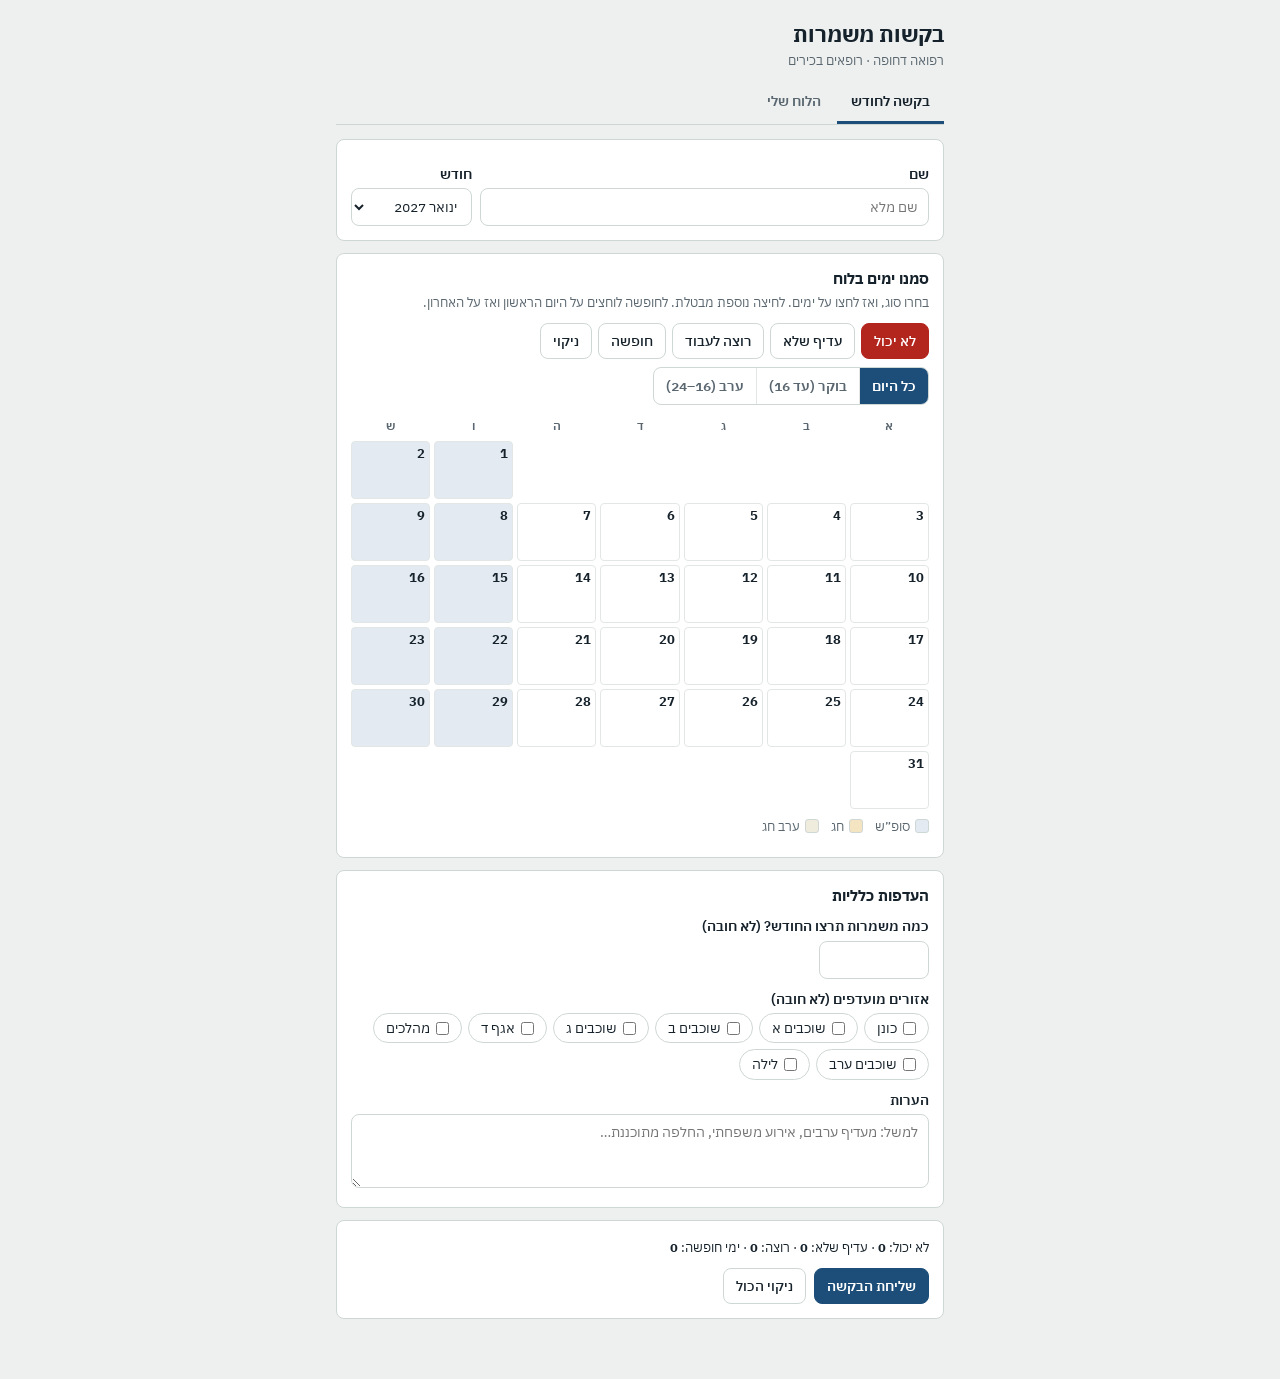
<file: seniors/index.html>
<!doctype html>
<html lang="he" dir="rtl">
<head>
<meta charset="utf-8">
<meta name="viewport" content="width=device-width, initial-scale=1, viewport-fit=cover">
<title>בקשות משמרות – בכירים</title>
<link rel="preconnect" href="https://fonts.googleapis.com">
<link rel="preconnect" href="https://fonts.gstatic.com" crossorigin>
<link href="https://fonts.googleapis.com/css2?family=IBM+Plex+Sans+Hebrew:wght@400;500;600;700&display=swap" rel="stylesheet">
<link rel="stylesheet" href="core.css">
<style>
header.top,.wrap{max-width:640px}
.modes{display:flex;flex-wrap:wrap;gap:6px;margin-bottom:8px}
.modes .btn{min-height:34px}
.modes .btn.b[aria-pressed="true"]{background:var(--danger);border-color:var(--danger);color:#fff}
.modes .btn.s[aria-pressed="true"]{background:var(--warn);border-color:var(--warn);color:#fff}
.modes .btn.w[aria-pressed="true"]{background:var(--ok);border-color:var(--ok);color:#fff}
.cal .d{cursor:pointer}
.cal .d:hover{border-color:var(--primary)}
.cal .d.vstart{box-shadow:inset 0 0 0 2px var(--primary)}
.areas{display:flex;flex-wrap:wrap;gap:6px}
.areas label{display:inline-flex;align-items:center;gap:6px;border:1px solid var(--line);border-radius:999px;padding:4px 12px;background:var(--surface);cursor:pointer}
.areas input{margin:0}
.sumline{margin:4px 0;font-size:13px}
.myshift{display:flex;gap:10px;align-items:center;padding:8px 0;border-bottom:1px solid var(--line2)}
.myshift .dt{min-width:84px;font-weight:700}
.boardwrap{overflow:auto;border:1px solid var(--line);border-radius:var(--radius-m);background:var(--surface)}
table.board{border-collapse:collapse;font-size:12px}
table.board th,table.board td{border:1px solid var(--line2);padding:3px 6px;white-space:nowrap;text-align:center}
table.board thead th{position:sticky;top:0;background:var(--surface);z-index:1}
table.board td.dcol{position:sticky;right:0;background:var(--surface);font-weight:700;text-align:right}
table.board tr.wk td{background:var(--wk)}table.board tr.hol td{background:var(--hol)}
table.board td.me{background:var(--primary);color:var(--primary-ink);font-weight:700}
</style>
</head>
<body>
<header class="top">
  <div class="brand"><h1>בקשות משמרות</h1><p>רפואה דחופה · רופאים בכירים</p></div>
</header>
<div class="wrap">
  <nav class="tabs" role="tablist">
    <button role="tab" data-tab="req" aria-selected="true">בקשה לחודש</button>
    <button role="tab" data-tab="mine" aria-selected="false">הלוח שלי</button>
  </nav>
  <main id="main"></main>
</div>
<div id="layer"></div>
<script src="core.js"></script>
<script>
const API = getApi();
const DKEY = 'sr-request-draft-v1';
let CFG = lsGet('sr-config', { names: [], slots: DEFAULT_SLOTS, deadlines: {} });
let TAB = 'req', MODE = 'b', PART = '', VSTART = null;
function blank() { return { m: monthOpts()[1], n: '', b: {}, s: {}, w: {}, vac: [], want: '', areas: [], t: '' }; }
let RQ = lsGet(DKEY, null);
if (!RQ || !monthOpts().includes(RQ.m)) RQ = { ...blank(), n: RQ?.n || '' };
const saveDraft = () => lsSet(DKEY, RQ);

function deadline() { const d = CFG.deadlines?.[RQ.m]; return d ? new Date(d) : null; }
function fmtDl(dt) { return `${dt.getDate()}.${dt.getMonth() + 1} בשעה ${pad2(dt.getHours())}:${pad2(dt.getMinutes())}`; }

function render() {
  $$('nav.tabs button').forEach(b => b.setAttribute('aria-selected', b.dataset.tab === TAB));
  if (TAB === 'req') renderReq(); else renderMine();
}

function renderReq() {
  const key = RQ.m, dim = kDim(key), first = kWd(key, 1), H = hol(key), dl = deadline();
  const late = dl && Date.now() > dl.getTime();
  const names = CFG.names || [];
  let cells = WD.map(w => `<div class="wd">${w}</div>`).join('');
  for (let i = 0; i < first; i++) cells += `<div class="d empty"></div>`;
  for (let d = 1; d <= dim; d++) {
    const tags = [];
    if (inVac(RQ.vac, d)) tags.push(`<span class="tag v">חופשה</span>`);
    if (d in RQ.b) tags.push(`<span class="tag b">לא יכול${RQ.b[d] ? ' ' + PARTS[RQ.b[d]] : ''}</span>`);
    if (d in RQ.s) tags.push(`<span class="tag s">עדיף שלא${RQ.s[d] ? ' ' + PARTS[RQ.s[d]] : ''}</span>`);
    if (d in RQ.w) tags.push(`<span class="tag w">רוצה${RQ.w[d] ? ' ' + PARTS[RQ.w[d]] : ''}</span>`);
    cells += `<button type="button" class="d ${dayClass(key, d)}${VSTART === d ? ' vstart' : ''}" data-d="${d}" aria-label="${d} ${kLabel(key)}"><span class="n num">${d}</span>${H[d] ? `<span class="hn">${esc(H[d].name)}</span>` : ''}${tags.join('')}</button>`;
  }
  const nB = Object.keys(RQ.b).length, nS = Object.keys(RQ.s).length, nW = Object.keys(RQ.w).length;
  const vDays = (RQ.vac || []).reduce((a, [x, y]) => a + (y - x + 1), 0);
  $('#main').innerHTML = `
  <div class="card">
    <div class="row">
      <div style="flex:1;min-width:180px"><label class="f" for="nm">שם</label>
        ${names.length ? `<select id="nm" style="width:100%"><option value="">בחרו שם…</option>${names.map(n => `<option ${n === RQ.n ? 'selected' : ''}>${esc(n)}</option>`).join('')}</select>`
          : `<input type="text" id="nm" style="width:100%" value="${esc(RQ.n)}" placeholder="שם מלא">`}</div>
      <div><label class="f" for="mo">חודש</label><select id="mo">${monthOpts().map(k => `<option value="${k}" ${k === RQ.m ? 'selected' : ''}>${kLabel(k)}</option>`).join('')}</select></div>
    </div>
    ${dl ? `<p class="sumline ${late ? '' : 'muted'}">${late ? '<span class="pill bad">ההגשה לחודש הזה נסגרה</span>' : `מועד אחרון להגשה: ${fmtDl(dl)}`}</p>` : ''}
  </div>
  <div class="card">
    <h2>סמנו ימים בלוח</h2>
    <p class="sub">בחרו סוג, ואז לחצו על ימים. לחיצה נוספת מבטלת. לחופשה לוחצים על היום הראשון ואז על האחרון.</p>
    <div class="modes" role="group" aria-label="סוג סימון">
      <button class="btn b" data-mode="b" aria-pressed="${MODE === 'b'}">לא יכול</button>
      <button class="btn s" data-mode="s" aria-pressed="${MODE === 's'}">עדיף שלא</button>
      <button class="btn w" data-mode="w" aria-pressed="${MODE === 'w'}">רוצה לעבוד</button>
      <button class="btn" data-mode="v" aria-pressed="${MODE === 'v'}">חופשה</button>
      <button class="btn" data-mode="x" aria-pressed="${MODE === 'x'}">ניקוי</button>
    </div>
    ${'bsw'.includes(MODE) ? `<div class="seg" role="group" aria-label="חלק מהיום" style="margin-bottom:10px">${Object.entries(PARTS).map(([k, v]) => `<button data-part="${k}" aria-pressed="${PART === k}">${v}${k === 'm' ? ' (עד 16)' : k === 'e' ? ' (16–24)' : ''}</button>`).join('')}</div>` : ''}
    ${MODE === 'v' && VSTART ? `<div class="warnbox" style="margin-bottom:8px">תחילת החופשה: ${VSTART}. לחצו על היום האחרון.</div>` : ''}
    <div class="cal">${cells}</div>
    <div class="legend"><span><i class="sw" style="background:var(--wk)"></i>סופ״ש</span><span><i class="sw" style="background:var(--hol)"></i>חג</span><span><i class="sw" style="background:var(--eve)"></i>ערב חג</span></div>
  </div>
  <div class="card">
    <h2>העדפות כלליות</h2>
    <label class="f" for="want">כמה משמרות תרצו החודש? (לא חובה)</label>
    <input type="number" id="want" min="0" max="31" inputmode="numeric" value="${esc(RQ.want)}" style="width:110px">
    <label class="f">אזורים מועדפים (לא חובה)</label>
    <div class="areas">${Object.entries(AREAS).map(([k, v]) => `<label><input type="checkbox" data-area="${k}" ${RQ.areas.includes(k) ? 'checked' : ''}>${v}</label>`).join('')}</div>
    <label class="f" for="note">הערות</label>
    <textarea id="note" placeholder="למשל: מעדיף ערבים, אירוע משפחתי, החלפה מתוכננת…">${esc(RQ.t)}</textarea>
  </div>
  <div class="card">
    <p class="sumline">לא יכול: <b class="num">${nB}</b> · עדיף שלא: <b class="num">${nS}</b> · רוצה: <b class="num">${nW}</b> · ימי חופשה: <b class="num">${vDays}</b></p>
    <div class="row" style="margin-top:10px">
      <button class="btn primary" id="send" ${late ? 'disabled' : ''}>שליחת הבקשה</button>
      <button class="btn" id="reset">ניקוי הכול</button>
    </div>
  </div>`;
  const nm = $('#nm'); nm.onchange = nm.oninput = () => { RQ.n = norm(nm.value); saveDraft(); };
  $('#mo').onchange = e => { RQ = { ...blank(), n: RQ.n, m: e.target.value, want: RQ.want, areas: RQ.areas }; VSTART = null; saveDraft(); render(); };
  $$('[data-mode]').forEach(b => b.onclick = () => { MODE = b.dataset.mode; VSTART = null; render(); });
  $$('[data-part]').forEach(b => b.onclick = () => { PART = b.dataset.part; render(); });
  $$('.cal .d[data-d]').forEach(b => b.onclick = () => tapDay(Number(b.dataset.d)));
  $('#want').oninput = e => { RQ.want = e.target.value; saveDraft(); };
  $$('[data-area]').forEach(c => c.onchange = () => { RQ.areas = $$('[data-area]').filter(x => x.checked).map(x => x.dataset.area); saveDraft(); });
  $('#note').oninput = e => { RQ.t = e.target.value; saveDraft(); };
  $('#send').onclick = confirmSend;
  $('#reset').onclick = () => { if (confirm('לנקות את כל הסימונים לחודש הזה?')) { RQ = { ...blank(), n: RQ.n, m: RQ.m }; saveDraft(); render(); } };
}

function tapDay(d) {
  if (MODE === 'x') { delete RQ.b[d]; delete RQ.s[d]; delete RQ.w[d]; RQ.vac = RQ.vac.filter(([a, b]) => d < a || d > b); }
  else if (MODE === 'v') {
    const hit = RQ.vac.findIndex(([a, b]) => d >= a && d <= b);
    if (hit >= 0 && VSTART === null) RQ.vac.splice(hit, 1);
    else if (VSTART === null) { VSTART = d; render(); return; }
    else { const a = Math.min(VSTART, d), b = Math.max(VSTART, d); RQ.vac = RQ.vac.filter(([x, y]) => y < a || x > b); RQ.vac.push([a, b]); RQ.vac.sort((x, y) => x[0] - y[0]); VSTART = null; }
  } else {
    const M = RQ[MODE];
    if (d in M && M[d] === PART) delete M[d];
    else { delete RQ.b[d]; delete RQ.s[d]; delete RQ.w[d]; M[d] = PART; }
  }
  saveDraft(); render();
}

function summaryText() {
  const fmt = o => Object.keys(o).map(Number).sort((a, b) => a - b).map(d => d + (o[d] ? ` (${PARTS[o[d]]})` : '')).join(', ');
  const L = [`בקשת משמרות – ${RQ.n} – ${kLabel(RQ.m)}`];
  if (Object.keys(RQ.b).length) L.push('לא יכול: ' + fmt(RQ.b));
  if (Object.keys(RQ.s).length) L.push('עדיף שלא: ' + fmt(RQ.s));
  if (Object.keys(RQ.w).length) L.push('רוצה לעבוד: ' + fmt(RQ.w));
  if (RQ.vac.length) L.push('חופשה: ' + RQ.vac.map(([a, b]) => a === b ? a : `${a}–${b}`).join(', '));
  if (RQ.want) L.push('מספר משמרות רצוי: ' + RQ.want);
  if (RQ.areas.length) L.push('אזורים מועדפים: ' + RQ.areas.map(a => AREAS[a]).join(', '));
  if (norm(RQ.t)) L.push('הערות: ' + norm(RQ.t));
  return L.join('\n');
}

function confirmSend() {
  if (!RQ.n) { toast('בחרו שם'); $('#nm').focus(); return; }
  const txt = summaryText();
  const sh = openSheet(`<h3>לשלוח את הבקשה?</h3><p class="sub">זה מה שיגיע לסייאד:</p><pre style="white-space:pre-wrap;background:var(--surface2);padding:10px;border-radius:8px;margin:0">${esc(txt)}</pre><div class="foot"><button class="btn primary" id="go">שליחה</button><button class="btn" data-close>חזרה</button></div>`);
  sh.el.querySelector('#go').onclick = () => { sh.close(); send(txt); };
}

async function send(txt) {
  const q = { type: 'req', m: RQ.m, n: RQ.n, b: RQ.b, s: RQ.s, w: RQ.w, vac: RQ.vac, want: RQ.want === '' ? '' : Number(RQ.want), areas: RQ.areas, t: norm(RQ.t), ts: Date.now() };
  if (!API) { const sh = openSheet(`<h3>ההודעה מוכנה</h3><p class="sub">האתר עוד לא מחובר לשרת. העתיקו ושלחו לסייאד.</p><textarea readonly style="min-height:160px">${esc(txt)}</textarea><div class="foot"><button class="btn primary" id="cp">העתקה</button><button class="btn" data-close>סגירה</button></div>`); sh.el.querySelector('#cp').onclick = () => copyText(txt); return; }
  const sh = openSheet(`<h3>שולח…</h3><p class="sub">רגע אחד.</p>`);
  try {
    const j = await apiPost(API, { action: 'submit', q });
    if (!j.ok) { if (j.error === 'closed') { sh.el.innerHTML = `<h3>ההגשה נסגרה</h3><p class="sub">המועד האחרון להגשת בקשות לחודש הזה עבר. פנו לסייאד ישירות.</p><div class="foot"><button class="btn primary" data-close>סגירה</button></div>`; return; } throw new Error(j.error); }
    sh.el.innerHTML = `<h3>נשלח ✓</h3><div class="done">הבקשה הגיעה לסייאד. אם תשנו משהו, שלחו שוב. הבקשה האחרונה היא שקובעת.</div><div class="foot"><button class="btn primary" data-close>סגירה</button></div>`;
  } catch (e) { sh.el.innerHTML = `<h3>השליחה נכשלה</h3><p class="sub">בדקו את החיבור לאינטרנט ונסו שוב.</p><div class="foot"><button class="btn primary" data-close>סגירה</button></div>`; }
}

/* ---- הלוח שלי ---- */
let CAL = null, CALM = null, MONTHS = [], FULL = false;
async function loadCal(m) {
  if (!API) return;
  try { const j = await apiGet(API, { action: 'calendar', ...(m ? { m } : {}) }); if (j.ok) { MONTHS = j.months || []; CALM = j.m; CAL = j.cal ? JSON.parse(j.cal) : null; } } catch (e) { CAL = null; }
}
async function renderMine() {
  const main = $('#main');
  if (!API) { main.innerHTML = `<div class="card">האתר עוד לא מחובר לשרת.</div>`; return; }
  if (CAL === null && CALM === null) { main.innerHTML = `<div class="card muted">טוען את הלוח…</div>`; await loadCal(); if (TAB !== 'mine') return; }
  if (!CAL) { main.innerHTML = `<div class="card">עוד לא פורסם לוח.</div>`; return; }
  const key = CAL.m, slots = CAL.slots || DEFAULT_SLOTS, G = CAL.grid || {};
  const names = [...new Set([...(CFG.names || []), ...Object.values(G)])].sort((a, b) => a.localeCompare(b, 'he'));
  const me = RQ.n;
  const mine = [];
  for (let d = 1; d <= kDim(key); d++) for (const s of slots) if (G[d + '|' + s.id] === me) mine.push({ d, s });
  let board = '';
  if (FULL) {
    board = `<div class="boardwrap" style="margin-top:10px"><table class="board"><thead><tr><th>יום</th>${slots.map(s => `<th><span class="chip a-${s.area}">${esc(slotShort(s))}</span></th>`).join('')}</tr></thead><tbody>`;
    for (let d = 1; d <= kDim(key); d++) board += `<tr class="${dayClass(key, d)}"><td class="dcol num">${d} ${WD[kWd(key, d)]}׳</td>${slots.map(s => { const n = G[d + '|' + s.id] || ''; return `<td class="${n && n === me ? 'me' : ''}">${esc(n)}</td>`; }).join('')}</tr>`;
    board += `</tbody></table></div>`;
  }
  main.innerHTML = `<div class="card">
    <div class="row">
      <div style="flex:1;min-width:160px"><label class="f" for="mnm">שם</label><select id="mnm" style="width:100%"><option value="">בחרו שם…</option>${names.map(n => `<option ${n === me ? 'selected' : ''}>${esc(n)}</option>`).join('')}</select></div>
      <div><label class="f" for="mmo">חודש</label><select id="mmo">${MONTHS.map(k => `<option value="${k}" ${k === key ? 'selected' : ''}>${kLabel(k)}</option>`).join('')}</select></div>
    </div>
    ${CAL.at ? `<p class="sumline muted">עודכן ${new Date(CAL.at).toLocaleString('he-IL', { dateStyle: 'short', timeStyle: 'short' })}</p>` : ''}
  </div>
  <div class="card"><h2>${me ? `המשמרות של ${esc(me)} ב${kLabel(key)}` : 'בחרו שם'}</h2>
    ${me ? (mine.length ? mine.map(({ d, s }) => `<div class="myshift"><span class="dt num">${d}.${Number(key.slice(5))} · ${WD[kWd(key, d)]}׳</span><span class="chip a-${s.area}">${esc(slotName(s))}</span><span class="num">${slotTime(s)}</span></div>`).join('') + `<p class="sumline muted" style="margin-top:8px">סה״כ ${mine.length} משמרות</p>` : '<p class="muted">אין משמרות בחודש הזה.</p>') : ''}
    <div class="row" style="margin-top:10px"><button class="btn" id="full">${FULL ? 'הסתרת הלוח המלא' : 'הצגת הלוח המלא'}</button></div>
    ${board}
  </div>`;
  $('#mnm').onchange = e => { RQ.n = e.target.value; saveDraft(); renderMine(); };
  $('#mmo').onchange = async e => { await loadCal(e.target.value); renderMine(); };
  $('#full').onclick = () => { FULL = !FULL; renderMine(); };
}

$$('nav.tabs button').forEach(b => b.onclick = () => { TAB = b.dataset.tab; render(); });
render();
if (API) apiGet(API, { action: 'config' }).then(j => { if (j.ok && j.config) { CFG = { ...CFG, ...j.config, slots: j.config.slots?.length ? j.config.slots : DEFAULT_SLOTS }; lsSet('sr-config', CFG); if (TAB === 'req') render(); } }).catch(() => {});
</script>
</body>
</html>
</file>
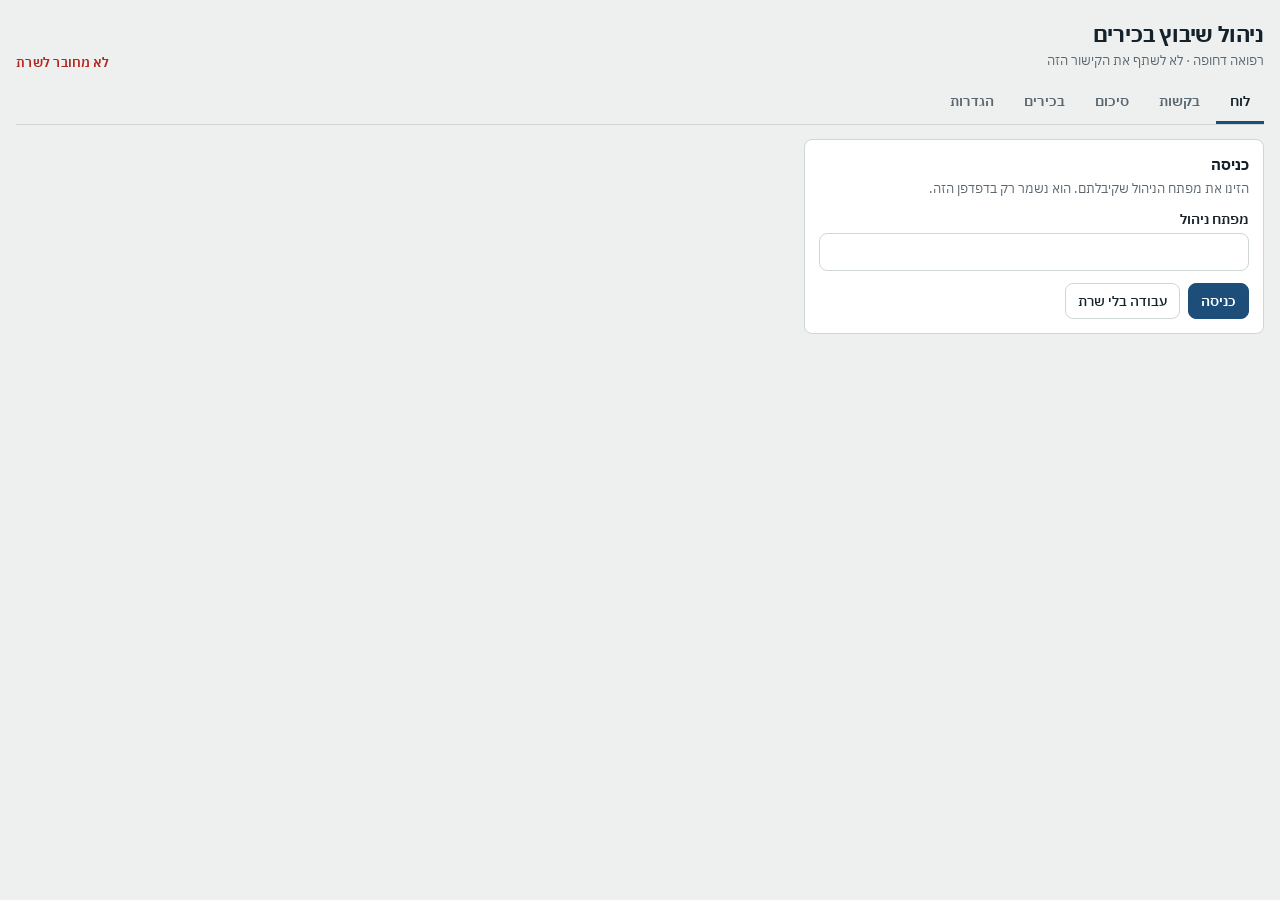
<file: seniors/admin.html>
<!doctype html>
<html lang="he" dir="rtl">
<head>
<meta charset="utf-8">
<meta name="viewport" content="width=device-width, initial-scale=1, viewport-fit=cover">
<title>ניהול שיבוץ בכירים</title>
<link rel="preconnect" href="https://fonts.googleapis.com">
<link rel="preconnect" href="https://fonts.gstatic.com" crossorigin>
<link href="https://fonts.googleapis.com/css2?family=IBM+Plex+Sans+Hebrew:wght@400;500;600;700&display=swap" rel="stylesheet">
<link rel="stylesheet" href="core.css">
<style>
header.top,.wrap{max-width:1400px}
.toolbar{display:flex;flex-wrap:wrap;gap:8px;align-items:center;margin-bottom:10px}
.toolbar select{font-weight:600;font-size:15px}
.sync{font-size:12.5px;color:var(--muted)}
.sync.bad{color:var(--danger);font-weight:600}
.gridwrap{overflow:auto;max-height:calc(100vh - 210px);min-height:300px;background:var(--surface);border:1px solid var(--line);border-radius:var(--radius-m)}
table.grid{border-collapse:separate;border-spacing:0;font-size:12.5px}
.grid th,.grid td{border-bottom:1px solid var(--line2);border-left:1px solid var(--line2);padding:0;text-align:center;white-space:nowrap}
.grid thead th{position:sticky;top:0;z-index:3;background:var(--surface);font-weight:600;padding:4px 4px;height:44px}
.grid thead th small{display:block;font-weight:500;color:var(--muted);font-size:11px}
.grid .dcol{position:sticky;right:0;z-index:2;background:var(--surface);text-align:right;padding:0 8px;min-width:78px;font-weight:700;border-left:1px solid var(--line)}
.grid thead .dcol{z-index:4}
.grid .dcol small{font-weight:400;color:var(--muted);display:block;font-size:10.5px;line-height:11px;max-width:90px;overflow:hidden;text-overflow:ellipsis}
.grid tr.wk td,.grid tr.wk .dcol{background:var(--wk)}
.grid tr.hol td,.grid tr.hol .dcol{background:var(--hol)}
.grid tr.eve td,.grid tr.eve .dcol{background:var(--eve)}
.grid tr.today .dcol{box-shadow:inset -3px 0 0 var(--primary)}
.cellb{width:96px;height:32px;border:0;background:none;padding:2px 4px;font-size:12.5px;font-weight:600;overflow:hidden;text-overflow:ellipsis;display:block}
.cellb:hover{background:rgba(28,78,121,.08)}
.cellb.empty{color:var(--danger);font-weight:500}
.cellb.off{color:var(--muted);font-weight:400;cursor:default}
.cellb.opt{color:var(--muted);font-weight:400}
td.err{box-shadow:inset 0 0 0 2px var(--danger)}
td.warn{box-shadow:inset 0 0 0 2px var(--warn)}
td.hl .cellb{background:var(--primary);color:var(--primary-ink)}
.pick{display:flex;flex-direction:column;gap:4px;max-height:52vh;overflow:auto;margin-top:8px}
.pick button{display:flex;justify-content:space-between;align-items:center;gap:8px;border:1px solid var(--line2);background:var(--surface);border-radius:var(--radius-m);padding:7px 10px;text-align:right}
.pick button:hover{border-color:var(--primary)}
.pick button.no{opacity:.55}
.pick .why{font-size:12px;color:var(--muted)}
.pick .why .w{color:var(--ok);font-weight:600}.pick .why .s{color:var(--warn);font-weight:600}.pick .why .b{color:var(--danger);font-weight:600}
.issues{margin:0;padding-right:18px}
.issues li{margin:2px 0}
.reqcard{border:1px solid var(--line2);border-radius:var(--radius-m);padding:10px;margin-bottom:8px;background:var(--surface)}
.reqcard.done{opacity:.6}
.reqcard pre{white-space:pre-wrap;margin:6px 0 0;font-family:inherit;font-size:13px}
td.bar{min-width:120px}
.barbg{height:8px;background:var(--line2);border-radius:4px;overflow:hidden}
.barfg{height:8px;background:var(--primary)}
.days7{display:inline-flex;gap:2px}
.days7 label{display:inline-flex;flex-direction:column;align-items:center;font-size:11px;color:var(--muted)}
.namefilter{min-width:140px}
@media print{.gridwrap{max-height:none;overflow:visible;border:0}.printonly{display:block!important}.sync,.legend{display:none}.grid thead th{position:static}.grid .dcol{position:static}.wrap{max-width:none;padding:0}}
</style>
</head>
<body>
<header class="top">
  <div class="brand"><h1>ניהול שיבוץ בכירים</h1><p>רפואה דחופה · לא לשתף את הקישור הזה</p></div>
  <div class="sync" id="sync"></div>
</header>
<div class="wrap">
  <nav class="tabs" role="tablist">
    <button role="tab" data-tab="grid">לוח</button>
    <button role="tab" data-tab="reqs">בקשות</button>
    <button role="tab" data-tab="sum">סיכום</button>
    <button role="tab" data-tab="people">בכירים</button>
    <button role="tab" data-tab="set">הגדרות</button>
  </nav>
  <main id="main"></main>
</div>
<div id="layer"></div>
<script src="core.js"></script>
<script>
const SKEY = 'sr-admin-v1';
const uid = () => 'p' + Math.random().toString(36).slice(2, 8);
function blankState() {
  return { v: 1, people: [], slots: DEFAULT_SLOTS.map(s => ({ ...s })), months: {}, deadlines: {}, cur: monthOpts()[1], settings: { apiUrl: getApi(), apiKey: '' }, ts: '', savedAt: 0 };
}
let S = lsGet(SKEY, null) || blankState();
S.settings = S.settings || { apiUrl: getApi(), apiKey: '' };
if (!S.settings.apiUrl) S.settings.apiUrl = getApi();
let TAB = lsGet('sr-admin-tab', 'grid'), HL = '', DIRTY = false, SYNC = '';
const M = () => (S.months[S.cur] = S.months[S.cur] || { grid: {}, req: {} });
const P = id => S.people.find(p => p.id === id);
const pname = id => P(id)?.name || '?';
const active = () => S.people.filter(p => p.active !== false);
const apiOn = () => !!(S.settings.apiUrl && S.settings.apiKey);
const slotsOn = d => S.slots.filter(s => slotDays(s).includes(kWd(S.cur, d)));

/* ---------- שמירה וסנכרון ---------- */
let saveTimer = null;
function save(now) {
  S.savedAt = Date.now(); lsSet(SKEY, S); DIRTY = true; setSync('שומר…');
  clearTimeout(saveTimer); saveTimer = setTimeout(pushState, now ? 0 : 1200);
}
function setSync(t, bad) { SYNC = t; const el = $('#sync'); if (el) { el.textContent = t; el.className = 'sync' + (bad ? ' bad' : ''); } }
async function pushState() {
  if (!apiOn()) { DIRTY = false; setSync('נשמר בדפדפן בלבד (לא מחובר לשרת)', true); return; }
  try {
    const body = { ...S, settings: { ...S.settings, apiKey: '' } };
    const j = await apiPost(S.settings.apiUrl, { action: 'saveState', key: S.settings.apiKey, base: S.ts || null, state: JSON.stringify(body) });
    if (!j.ok) {
      if (j.error === 'stale') { setSync('הנתונים שונו ממקום אחר', true); staleSheet(); return; }
      throw new Error(j.error);
    }
    S.ts = j.ts; lsSet(SKEY, S); DIRTY = false; setSync('נשמר ✓ ' + new Date().toLocaleTimeString('he-IL', { hour: '2-digit', minute: '2-digit' }));
  } catch (e) { setSync('השמירה לשרת נכשלה: ' + e.message, true); }
}
function staleSheet() {
  const sh = openSheet(`<h3>הלוח שונה במחשב אחר</h3><p class="sub">מישהו שמר גרסה חדשה יותר. מה לעשות?</p><div class="foot"><button class="btn primary" id="ld">לטעון את הגרסה מהשרת</button><button class="btn danger" id="ow">לדרוס עם הגרסה שלי</button></div>`);
  sh.el.querySelector('#ld').onclick = async () => { sh.close(); await pullState(true); };
  sh.el.querySelector('#ow').onclick = async () => { sh.close(); S.ts = null; await pushState(); };
}
async function pullState(force) {
  if (!apiOn()) return;
  setSync('טוען מהשרת…');
  try {
    const j = await apiGet(S.settings.apiUrl, { action: 'state', key: S.settings.apiKey });
    if (!j.ok) { setSync(j.error === 'key' ? 'מפתח שגוי' : 'שגיאה בטעינה', true); return; }
    if (j.state && (force || String(j.ts) !== String(S.ts))) {
      const st = JSON.parse(j.state), keep = S.settings;
      S = { ...blankState(), ...st, settings: keep, ts: j.ts }; lsSet(SKEY, S);
    } else if (!j.state) { S.ts = ''; }
    setSync('מסונכרן ✓'); render();
  } catch (e) { setSync('אין חיבור לשרת', true); }
}
async function pushConfig() {
  if (!apiOn()) return false;
  const config = { names: active().map(p => p.name).sort((a, b) => a.localeCompare(b, 'he')), slots: S.slots, deadlines: S.deadlines };
  const j = await apiPost(S.settings.apiUrl, { action: 'config', key: S.settings.apiKey, config });
  return j.ok;
}

/* ---------- בדיקות ---------- */
function reqOf(pid) { return M().req[pid] || null; }
function blockOf(pid, d) { const q = reqOf(pid); if (!q) return null; if (inVac(q.vac, d)) return { t: 'v' }; if (q.b && d in q.b) return { t: 'b', p: q.b[d] }; return null; }
function markOf(pid, d) { const q = reqOf(pid); if (!q) return null; if (q.w && d in q.w) return { t: 'w', p: q.w[d] }; if (q.s && d in q.s) return { t: 's', p: q.s[d] }; return null; }
function dayShifts(pid, d) { const G = M().grid; return S.slots.filter(s => G[d + '|' + s.id] === pid); }
function targetOf(pid) { const q = reqOf(pid), p = P(pid); const w = q && q.want !== '' && q.want != null ? Number(q.want) : (p?.want !== '' && p?.want != null ? Number(p.want) : null); return Number.isFinite(w) ? w : null; }
function analyze() {
  const G = M().grid, key = S.cur, dim = kDim(key), cells = {}, errs = [], warns = [];
  let missing = 0;
  const per = {}; for (const p of S.people) per[p.id] = { n: 0, wk: 0, m: 0, e: 0, area: {} };
  for (let d = 1; d <= dim; d++) {
    for (const s of slotsOn(d)) {
      const pid = G[d + '|' + s.id];
      if (!pid) { if (!s.opt) missing++; continue; }
      const st = per[pid] || (per[pid] = { n: 0, wk: 0, m: 0, e: 0, area: {} });
      st.n++; if (kWeekend(key, d)) st.wk++; if (s.from < 16) st.m++; else st.e++; st.area[s.area] = (st.area[s.area] || 0) + 1;
      const k = d + '|' + s.id, why = [];
      let lvl = '';
      const bl = blockOf(pid, d);
      if (bl && (bl.t === 'v' || partHits(bl.p, s))) { lvl = 'err'; why.push(bl.t === 'v' ? 'בחופשה' : 'ביקש/ה לא לעבוד' + (bl.p ? ' ב' + PARTS[bl.p] : '')); }
      const same = dayShifts(pid, d).filter(x => x.id !== s.id);
      const ovh = x => overlap(x, s) ? Math.min(x.to, s.to) - Math.max(x.from, s.from) : 0;
      if (same.some(x => ovh(x) >= 4)) { lvl = 'err'; why.push('משובץ/ת בשעות חופפות'); }
      else if (same.some(x => ovh(x) > 0)) { lvl = lvl || 'warn'; why.push('משמרת כפולה עם חפיפה קצרה'); }
      else if (same.some(x => !x.oc && !s.oc)) { lvl = lvl || 'warn'; why.push('שתי משמרות באותו יום'); }
      const mk = markOf(pid, d);
      if (mk?.t === 's' && partHits(mk.p, s)) { lvl = lvl || 'warn'; why.push('ביקש/ה עדיף שלא'); }
      if (s.from < 12 && d > 1 && dayShifts(pid, d - 1).some(x => x.to >= 24)) { lvl = lvl || 'warn'; why.push('ערב ואחריו בוקר'); }
      if (!P(pid)) { lvl = 'err'; why.push('בכיר/ה שנמחק/ה'); }
      if (lvl) { cells[k] = { lvl, why }; (lvl === 'err' ? errs : warns).push({ d, s, pid, why }); }
    }
  }
  return { cells, errs, warns, missing, per };
}

/* ---------- מילוי אוטומטי ---------- */
function autofill(opts = {}) {
  const key = S.cur, dim = kDim(key), G = M().grid, ppl = active();
  if (!ppl.length) { toast('אין בכירים ברשימה'); return 0; }
  const A0 = analyze();
  const cnt = {}, wk = {}; for (const p of ppl) { cnt[p.id] = A0.per[p.id]?.n || 0; wk[p.id] = A0.per[p.id]?.wk || 0; }
  let total = 0; for (let d = 1; d <= dim; d++) total += slotsOn(d).filter(s => !s.opt || opts.opt).length;
  const fixedT = ppl.map(p => targetOf(p.id)).filter(x => x != null);
  const freeN = ppl.filter(p => targetOf(p.id) == null).length;
  const share = freeN ? Math.max(0, (total - fixedT.reduce((a, b) => a + b, 0)) / freeN) : 0;
  const tgt = {}; for (const p of ppl) tgt[p.id] = targetOf(p.id) ?? share;
  const avail = (pid, d, s) => {
    const bl = blockOf(pid, d); if (bl && (bl.t === 'v' || partHits(bl.p, s))) return false;
    const same = dayShifts(pid, d); if (same.some(x => overlap(x, s))) return false;
    const light = x => x.oc || x.area === 'N';
    if (same.length && !(opts.doubles && (light(s) ? same.every(x => !light(x)) : same.every(light)))) return false;
    return true;
  };
  const jobs = [];
  for (let d = 1; d <= dim; d++) for (const s of slotsOn(d)) if (!G[d + '|' + s.id] && (!s.opt || opts.opt)) jobs.push({ d, s });
  jobs.forEach(j => j.n = ppl.filter(p => avail(p.id, j.d, j.s)).length);
  jobs.sort((a, b) => a.n - b.n || a.d - b.d);
  let filled = 0;
  for (const { d, s } of jobs) {
    let best = null, bs = Infinity;
    for (const p of ppl) {
      if (!avail(p.id, d, s)) continue;
      const mk = markOf(p.id, d); let sc = 0;
      const t = tgt[p.id] || 0.01;
      sc += (cnt[p.id] / t) * 100;
      if (cnt[p.id] >= tgt[p.id]) sc += 400;
      if (mk?.t === 'w' && partHits(mk.p, s)) sc -= 300;
      if (mk?.t === 's' && partHits(mk.p, s)) sc += 250;
      if (kWeekend(key, d)) sc += wk[p.id] * 40;
      const ar = reqOf(p.id)?.areas?.length ? reqOf(p.id).areas : (P(p.id).areas || []);
      if (ar.length) sc += ar.includes(s.area) ? -25 : 25;
      if (s.from < 12 && d > 1 && dayShifts(p.id, d - 1).some(x => x.to >= 24)) sc += 120;
      if (s.to >= 24 && d < dim && dayShifts(p.id, d + 1).some(x => x.from < 12)) sc += 120;
      sc += Math.random() * 3;
      if (sc < bs) { bs = sc; best = p; }
    }
    if (best) { G[d + '|' + s.id] = best.id; cnt[best.id]++; if (kWeekend(key, d)) wk[best.id]++; filled++; }
  }
  return filled;
}

/* ---------- תצוגה ---------- */
function render() {
  $$('nav.tabs button').forEach(b => b.setAttribute('aria-selected', b.dataset.tab === TAB));
  setSync(SYNC);
  if (!S.settings.apiKey && !S._skipKey) return renderLogin();
  ({ grid: renderGrid, reqs: renderReqs, sum: renderSum, people: renderPeople, set: renderSet }[TAB] || renderGrid)();
}
function monthSel() {
  const opts = [...new Set([...monthOpts(2, 4), ...Object.keys(S.months)])].sort();
  return `<select id="cur" aria-label="חודש">${opts.map(k => `<option value="${k}" ${k === S.cur ? 'selected' : ''}>${kLabel(k)}</option>`).join('')}</select>`;
}
function bindMonth() { const el = $('#cur'); if (el) el.onchange = e => { S.cur = e.target.value; lsSet(SKEY, S); render(); }; }

function renderLogin() {
  $('#main').innerHTML = `<div class="card" style="max-width:460px"><h2>כניסה</h2><p class="sub">הזינו את מפתח הניהול שקיבלתם. הוא נשמר רק בדפדפן הזה.</p>
    <label class="f" for="k">מפתח ניהול</label><input type="password" id="k" style="width:100%" autocomplete="off">
    ${S.settings.apiUrl ? '' : `<label class="f" for="u">כתובת השרת</label><input type="text" id="u" style="width:100%" dir="ltr" placeholder="https://script.google.com/macros/s/…/exec">`}
    <div class="row" style="margin-top:12px"><button class="btn primary" id="go">כניסה</button><button class="btn" id="skip">עבודה בלי שרת</button></div></div>`;
  $('#go').onclick = async () => {
    const k = $('#k').value.trim(); const u = $('#u')?.value.trim(); if (u) S.settings.apiUrl = u;
    if (!k) return toast('הזינו מפתח');
    S.settings.apiKey = k; lsSet(SKEY, S);
    try { const j = await apiGet(S.settings.apiUrl, { action: 'state', key: k }); if (!j.ok) { S.settings.apiKey = ''; lsSet(SKEY, S); return toast(j.error === 'key' ? 'מפתח שגוי' : 'שגיאה: ' + j.error); } }
    catch (e) { S.settings.apiKey = ''; lsSet(SKEY, S); return toast('אין חיבור לשרת'); }
    await pullState(true); render();
  };
  $('#skip').onclick = () => { S._skipKey = true; render(); };
}

function renderGrid() {
  const key = S.cur, dim = kDim(key), G = M().grid, H = hol(key), A = analyze();
  const today = new Date(); const tkey = `${today.getFullYear()}-${pad2(today.getMonth() + 1)}`;
  let head = `<tr><th class="dcol">יום</th>${S.slots.map(s => `<th><span class="chip a-${s.area}">${esc(slotName(s))}</span><small class="num">${slotTime(s)}${s.opt ? ' · רשות' : ''}</small></th>`).join('')}</tr>`;
  let body = '';
  for (let d = 1; d <= dim; d++) {
    const on = new Set(slotsOn(d).map(s => s.id));
    body += `<tr class="${dayClass(key, d)}${key === tkey && d === today.getDate() ? ' today' : ''}"><td class="dcol num">${d} ${WD[kWd(key, d)]}׳${H[d] ? `<small>${esc(H[d].name)}</small>` : ''}</td>`;
    for (const s of S.slots) {
      const k = d + '|' + s.id, pid = G[k], c = A.cells[k];
      if (!on.has(s.id)) { body += `<td><span class="cellb off">·</span></td>`; continue; }
      body += `<td class="${c ? c.lvl : ''}${HL && pid === HL ? ' hl' : ''}"><button class="cellb${pid ? '' : s.opt ? ' opt' : ' empty'}" data-k="${k}" title="${c ? esc(c.why.join(' · ')) : ''}">${pid ? esc(pname(pid)) : s.opt ? '—' : 'חסר'}</button></td>`;
    }
    body += `</tr>`;
  }
  const names = active().slice().sort((a, b) => a.name.localeCompare(b.name, 'he'));
  $('#main').innerHTML = `
  <div class="toolbar noprint">
    ${monthSel()}
    <span class="pill ${A.missing ? 'bad' : 'good'}">חסרים: <b class="num">${A.missing}</b></span>
    <button class="pill ${A.errs.length ? 'bad' : 'good'}" id="showErr" style="cursor:pointer">שגיאות: <b class="num">${A.errs.length}</b></button>
    <button class="pill ${A.warns.length ? 'mid' : ''}" id="showWarn" style="cursor:pointer">אזהרות: <b class="num">${A.warns.length}</b></button>
    <select id="hl" class="namefilter" aria-label="הדגשת בכיר"><option value="">הדגשת בכיר…</option>${names.map(p => `<option value="${p.id}" ${p.id === HL ? 'selected' : ''}>${esc(p.name)} (${A.per[p.id]?.n || 0})</option>`).join('')}</select>
    <span style="flex:1"></span>
    <button class="btn" id="auto">מילוי אוטומטי</button>
    <button class="btn" id="clr">ניקוי</button>
    <button class="btn" id="imp">ייבוא מהסידור הכללי</button>
    <button class="btn" id="exm">עדכון הסידור הכללי</button>
    <button class="btn" id="csv">ייצוא לאקסל</button>
    <button class="btn" id="prt">הדפסה</button>
    <button class="btn primary" id="pub">פרסום לבכירים</button>
  </div>
  ${M().pubAt ? `<p class="sync noprint" style="margin:-4px 0 8px">פורסם לאחרונה: ${new Date(M().pubAt).toLocaleString('he-IL', { dateStyle: 'short', timeStyle: 'short' })}${M().pubAt < (M().editAt || 0) ? ' · <b style="color:var(--warn)">יש שינויים שלא פורסמו</b>' : ''}</p>` : ''}
  <h2 style="display:none" class="printonly">${kLabel(key)}</h2>
  <div class="gridwrap"><table class="grid"><thead>${head}</thead><tbody>${body}</tbody></table></div>
  <div class="legend"><span><i class="sw" style="box-shadow:inset 0 0 0 2px var(--danger)"></i>שגיאה (חסום / חופשה / חפיפה)</span><span><i class="sw" style="box-shadow:inset 0 0 0 2px var(--warn)"></i>אזהרה (עדיף שלא / כפולה / ערב ואז בוקר)</span><span><i class="sw" style="background:var(--wk)"></i>סופ״ש</span><span><i class="sw" style="background:var(--hol)"></i>חג</span></div>`;
  bindMonth();
  $$('.cellb[data-k]').forEach(b => b.onclick = () => pickCell(b.dataset.k));
  $('#hl').onchange = e => { HL = e.target.value; renderGrid(); };
  $('#showErr').onclick = () => issuesSheet('שגיאות', A.errs);
  $('#showWarn').onclick = () => issuesSheet('אזהרות', A.warns);
  $('#auto').onclick = () => {
    const sh = openSheet(`<h3>מילוי אוטומטי</h3><p class="sub">ממלא רק משבצות ריקות. לא משבץ מי שביקש לא לעבוד או בחופשה, מעדיף את מי שביקש לעבוד, ומאזן לפי מספר המשמרות הרצוי ולפי סופ״שים.</p>
      <label style="display:flex;gap:8px;align-items:center"><input type="checkbox" id="dbl" checked> לאפשר כוננות או לילה באותו יום עם משמרת (בלי חפיפה בשעות)</label>
      <label style="display:flex;gap:8px;align-items:center;margin-top:6px"><input type="checkbox" id="opt"> למלא גם משבצות רשות (אגף ד, ערב שוכבים 2, לילה)</label>
      <div class="foot"><button class="btn primary" id="go">מילוי</button><button class="btn" data-close>ביטול</button></div>`);
    sh.el.querySelector('#go').onclick = () => { const n = autofill({ doubles: sh.el.querySelector('#dbl').checked, opt: sh.el.querySelector('#opt').checked }); sh.close(); touch(); toast(`שובצו ${n} משבצות`); render(); };
  };
  $('#clr').onclick = () => {
    const sh = openSheet(`<h3>ניקוי הלוח של ${kLabel(key)}</h3><p class="sub">הבקשות נשארות. רק השיבוצים נמחקים.</p><div class="foot"><button class="btn danger" id="go">ניקוי כל השיבוצים</button><button class="btn" data-close>ביטול</button></div>`);
    sh.el.querySelector('#go').onclick = () => { M().grid = {}; sh.close(); touch(); render(); };
  };
  $('#csv').onclick = exportCsv;
  $('#imp').onclick = importMain;
  $('#exm').onclick = exportMain;
  $('#prt').onclick = () => window.print();
  $('#pub').onclick = publish;
}
function touch() { M().editAt = Date.now(); save(); }
function issuesSheet(title, list) {
  openSheet(`<h3>${title}</h3>${list.length ? `<ul class="issues">${list.map(x => `<li><b class="num">${x.d}.${Number(S.cur.slice(5))}</b> · ${esc(slotLabel(x.s))} · ${esc(pname(x.pid))}: ${esc(x.why.join(', '))}</li>`).join('')}</ul>` : '<p class="muted">אין.</p>'}<div class="foot"><button class="btn primary" data-close>סגירה</button></div>`);
}
function pickCell(k) {
  const [d0, sid] = k.split('|'), d = Number(d0), s = S.slots.find(x => x.id === sid), G = M().grid, cur = G[k], A = analyze();
  const rows = active().map(p => {
    const why = [], bl = blockOf(p.id, d), mk = markOf(p.id, d), same = dayShifts(p.id, d).filter(x => x.id !== sid);
    let rank = 0;
    if (bl && (bl.t === 'v' || partHits(bl.p, s))) { why.push(`<span class="b">${bl.t === 'v' ? 'בחופשה' : 'לא יכול/ה' + (bl.p ? ' ' + PARTS[bl.p] : '')}</span>`); rank += 100; }
    if (same.some(x => overlap(x, s))) { why.push(`<span class="b">כבר ב${esc(slotLabel(same.find(x => overlap(x, s))))}</span>`); rank += 100; }
    else if (same.length) { why.push(`<span class="s">כבר ב${esc(slotLabel(same[0]))}</span>`); rank += 20; }
    if (mk?.t === 'w' && partHits(mk.p, s)) { why.push('<span class="w">רוצה לעבוד</span>'); rank -= 30; }
    if (mk?.t === 's' && partHits(mk.p, s)) { why.push('<span class="s">עדיף שלא</span>'); rank += 15; }
    const n = A.per[p.id]?.n || 0, t = targetOf(p.id);
    why.push(`${n}${t != null ? '/' + t : ''} משמרות`);
    if (t != null && n >= t) rank += 10;
    return { p, why, rank: rank + n / 100 };
  }).sort((a, b) => a.rank - b.rank || a.p.name.localeCompare(b.p.name, 'he'));
  const sh = openSheet(`<h3>${d}.${Number(S.cur.slice(5))} ${WD[kWd(S.cur, d)]}׳ · ${esc(slotLabel(s))}</h3><p class="sub">${cur ? 'משובץ/ת: <b>' + esc(pname(cur)) + '</b>' : 'לא משובץ'}</p>
    <input type="text" id="flt" placeholder="חיפוש שם…" style="width:100%">
    <div class="pick">${rows.map(r => `<button data-p="${r.p.id}" class="${r.rank >= 100 ? 'no' : ''}"><b>${esc(r.p.name)}</b><span class="why">${r.why.join(' · ')}</span></button>`).join('')}</div>
    <div class="foot">${cur ? '<button class="btn danger" id="rm">הסרת השיבוץ</button>' : ''}<button class="btn" data-close>סגירה</button></div>`);
  const f = sh.el.querySelector('#flt'); f.oninput = () => sh.el.querySelectorAll('.pick button').forEach(b => b.style.display = b.textContent.includes(f.value.trim()) ? '' : 'none');
  sh.el.querySelectorAll('.pick button').forEach(b => b.onclick = () => { G[k] = b.dataset.p; sh.close(); touch(); renderGrid(); });
  const rm = sh.el.querySelector('#rm'); if (rm) rm.onclick = () => { delete G[k]; sh.close(); touch(); renderGrid(); };
}
function exportCsv() {
  const key = S.cur, G = M().grid, q = v => `"${String(v ?? '').replace(/"/g, '""')}"`;
  const lines = [['תאריך', 'יום', ...S.slots.map(s => `${AREAS[s.area]} ${slotTimeTxt(s)}`)].map(q).join(',')];
  for (let d = 1; d <= kDim(key); d++) { const on = new Set(slotsOn(d).map(s => s.id)); lines.push([`${d}/${Number(key.slice(5))}/${key.slice(0, 4)}`, WD[kWd(key, d)], ...S.slots.map(s => on.has(s.id) ? (G[d + '|' + s.id] ? pname(G[d + '|' + s.id]) : '') : '—')].map(q).join(',')); }
  const blob = new Blob(['﻿' + lines.join('\r\n')], { type: 'text/csv;charset=utf-8' });
  const a = document.createElement('a'); a.href = URL.createObjectURL(blob); a.download = `שיבוץ בכירים ${kLabel(key)}.csv`; document.body.appendChild(a); a.click(); a.remove();
}
/* ---------- סנכרון עם הסידור הכללי של המלר"ד ---------- */
function mainTab() { const [y, m] = S.cur.split('-').map(Number); return `${HEB_MONTHS[m - 1]} ${y}`; }
async function readMain() {
  const j = await apiGet(S.settings.apiUrl, { action: 'readMain', key: S.settings.apiKey, name: mainTab() });
  if (!j.ok) throw new Error(j.error || 'שגיאה');
  if (!j.values) throw new Error(`בסידור הכללי אין לשונית "${mainTab()}"`);
  const rows = {}; j.values.forEach((r, i) => { const d = Number(String(r[0]).trim()); if (Number.isInteger(d) && d >= 1 && d <= kDim(S.cur) && !rows[d] && /^\d+$/.test(String(r[0]).trim())) rows[d] = { i: i + 1, r }; });
  return rows;
}
async function importMain() {
  if (!apiOn()) return toast('אין חיבור לשרת');
  setSync('קורא את הסידור הכללי…');
  let rows; try { rows = await readMain(); } catch (e) { setSync(e.message, true); return toast(e.message); }
  setSync('');
  const G = M().grid; let fill = 0, diff = 0; const newNames = new Set(), plan = [];
  for (let d = 1; d <= kDim(S.cur); d++) { const R = rows[d]; if (!R) continue;
    for (const s of S.slots) { if (!s.col) continue; const v = norm(R.r[s.col - 1]); if (!v) continue;
      const p = personByName(v); if (!p) newNames.add(v);
      const k = d + '|' + s.id, cur = G[k];
      if (!cur) fill++; else if (pname(cur) !== v) diff++;
      plan.push({ k, v }); } }
  const sh = openSheet(`<h3>ייבוא מהסידור הכללי · ${esc(mainTab())}</h3>
    <p class="sub">נמצאו ${plan.length} שיבוצי בכירים בגיליון. ${fill} משבצות ריקות כאן יתמלאו${diff ? `, ו־${diff} משבצות שונות` : ''}.</p>
    ${newNames.size ? `<div class="warnbox">שמות חדשים שיתווספו לרשימת הבכירים: ${esc([...newNames].join(', '))}</div>` : ''}
    ${diff ? `<label style="display:flex;gap:8px;align-items:center;margin-top:10px"><input type="checkbox" id="ow"> לדרוס גם את ${diff} המשבצות השונות</label>` : ''}
    <div class="foot"><button class="btn primary" id="go">ייבוא</button><button class="btn" data-close>ביטול</button></div>`);
  sh.el.querySelector('#go').onclick = () => {
    const ow = sh.el.querySelector('#ow')?.checked; let n = 0;
    for (const { k, v } of plan) { let p = personByName(v); if (!p) { p = { id: uid(), name: v, want: '', areas: [], active: true }; S.people.push(p); }
      if (!G[k] || ow) { if (G[k] !== p.id) n++; G[k] = p.id; } }
    sh.close(); touch(); toast(`יובאו ${n} שיבוצים`); render(); };
}
async function exportMain() {
  if (!apiOn()) return toast('אין חיבור לשרת');
  setSync('קורא את הסידור הכללי…');
  let rows; try { rows = await readMain(); } catch (e) { setSync(e.message, true); return toast(e.message); }
  setSync('');
  const G = M().grid, cells = [], keep = []; let noRow = 0;
  for (let d = 1; d <= kDim(S.cur); d++) { const R = rows[d];
    for (const s of S.slots) { if (!s.col) continue; const pid = G[d + '|' + s.id];
      if (!R) { if (pid) noRow++; continue; }
      const cur = norm(R.r[s.col - 1]), want = pid ? pname(pid) : '';
      if (want && cur !== want) cells.push([R.i, s.col, want, d, s, cur]);
      else if (!want && cur) keep.push([d, s, cur]); } }
  const sh = openSheet(`<h3>עדכון הסידור הכללי · ${esc(mainTab())}</h3>
    <p class="sub">כותב רק לעמודות הבכירים. ${cells.length ? `${cells.length} תאים ישתנו:` : 'אין מה לעדכן, הסידור הכללי כבר תואם.'}</p>
    ${cells.length ? `<div class="scroll" style="max-height:40vh"><table class="list"><thead><tr><th>יום</th><th>משמרת</th><th>היום בגיליון</th><th>יהיה</th></tr></thead><tbody>${cells.map(c => `<tr><td class="num">${c[3]}</td><td>${esc(slotLabel(c[4]))}</td><td class="muted">${esc(c[5] || '—')}</td><td><b>${esc(c[2])}</b></td></tr>`).join('')}</tbody></table></div>` : ''}
    ${keep.length ? `<p class="sync">${keep.length} תאים שמלאים בגיליון וריקים כאן לא ישתנו.</p>` : ''}
    ${noRow ? `<div class="warnbox">${noRow} שיבוצים בימים שאין להם שורה בגיליון.</div>` : ''}
    <div class="foot">${cells.length ? '<button class="btn primary" id="go">עדכון הגיליון</button>' : ''}<button class="btn" data-close>סגירה</button></div>`);
  const go = sh.el.querySelector('#go'); if (go) go.onclick = async () => {
    go.disabled = true; go.textContent = 'מעדכן…';
    try { const j = await apiPost(S.settings.apiUrl, { action: 'writeMain', key: S.settings.apiKey, name: mainTab(), cells: cells.map(c => [c[0], c[1], c[2]]) });
      if (!j.ok) throw new Error(j.error); sh.close(); M().mainAt = Date.now(); save(); toast(`הסידור הכללי עודכן: ${j.n} תאים`); render(); }
    catch (e) { go.disabled = false; go.textContent = 'עדכון הגיליון'; toast('העדכון נכשל: ' + e.message); } };
}
async function publish() {
  const A = analyze();
  if (!apiOn()) return toast('אין חיבור לשרת. הגדירו מפתח בהגדרות');
  const go = async () => {
    const G = M().grid, grid = {};
    for (const k in G) if (P(G[k])) grid[k] = pname(G[k]);
    const cal = { m: S.cur, at: Date.now(), slots: S.slots, grid };
    setSync('מפרסם…');
    try {
      const j = await apiPost(S.settings.apiUrl, { action: 'publish', key: S.settings.apiKey, m: S.cur, cal: JSON.stringify(cal) });
      if (!j.ok) throw new Error(j.error);
      await pushConfig();
      M().pubAt = Date.now(); save(true); toast(`הלוח של ${kLabel(S.cur)} פורסם`); render();
    } catch (e) { setSync('הפרסום נכשל: ' + e.message, true); }
  };
  if (A.errs.length || A.missing) {
    const sh = openSheet(`<h3>לפרסם בכל זאת?</h3><p class="sub">${A.missing ? `${A.missing} משבצות ריקות. ` : ''}${A.errs.length ? `${A.errs.length} שגיאות.` : ''}</p><div class="foot"><button class="btn primary" id="go">פרסום</button><button class="btn" data-close>ביטול</button></div>`);
    sh.el.querySelector('#go').onclick = () => { sh.close(); go(); };
  } else go();
}

/* ---------- בקשות ---------- */
let REQS = null;
async function loadReqs() {
  if (!apiOn()) { REQS = []; return; }
  const j = await apiGet(S.settings.apiUrl, { action: 'requests', key: S.settings.apiKey });
  REQS = j.ok ? j.items : [];
}
function reqText(q) {
  const fmt = o => Object.keys(o || {}).map(Number).sort((a, b) => a - b).map(d => d + (o[d] ? ` (${PARTS[o[d]]})` : '')).join(', ');
  const L = [];
  if (Object.keys(q.b || {}).length) L.push('לא יכול: ' + fmt(q.b));
  if (Object.keys(q.s || {}).length) L.push('עדיף שלא: ' + fmt(q.s));
  if (Object.keys(q.w || {}).length) L.push('רוצה לעבוד: ' + fmt(q.w));
  if ((q.vac || []).length) L.push('חופשה: ' + q.vac.map(([a, b]) => a === b ? a : `${a}–${b}`).join(', '));
  if (q.want !== '' && q.want != null) L.push('מספר משמרות רצוי: ' + q.want);
  if ((q.areas || []).length) L.push('אזורים מועדפים: ' + q.areas.map(a => AREAS[a]).join(', '));
  if (q.t) L.push('הערות: ' + q.t);
  return L.join('\n') || '(בקשה ריקה)';
}
function personByName(n) { n = norm(n); return S.people.find(p => norm(p.name) === n); }
function applyReq(q) {
  let p = personByName(q.n);
  if (!p) { p = { id: uid(), name: norm(q.n), want: '', areas: [], active: true }; S.people.push(p); }
  const mo = (S.months[q.m] = S.months[q.m] || { grid: {}, req: {} });
  mo.req[p.id] = { b: q.b || {}, s: q.s || {}, w: q.w || {}, vac: q.vac || [], want: q.want ?? '', areas: q.areas || [], t: q.t || '', ts: q.ts || Date.now() };
  return p;
}
async function renderReqs() {
  const main = $('#main');
  main.innerHTML = `<div class="toolbar">${monthSel()}<button class="btn" id="rl">רענון</button><span class="sync">טוען…</span></div>`;
  bindMonth(); $('#rl').onclick = () => { REQS = null; renderReqs(); };
  if (REQS === null) { try { await loadReqs(); } catch (e) { REQS = []; toast('טעינת הבקשות נכשלה'); } }
  if (TAB !== 'reqs') return;
  const key = S.cur, list = REQS.filter(x => x.q.m === key);
  const latest = {}; for (const it of list) { const n = norm(it.q.n); if (!latest[n] || it.row > latest[n].row) latest[n] = it; }
  const items = Object.values(latest).sort((a, b) => b.row - a.row);
  const applied = n => { const p = personByName(n), r = p && M().req[p.id]; return r && r.ts; };
  const missingPeople = active().filter(p => !latest[norm(p.name)]);
  main.innerHTML = `<div class="toolbar">${monthSel()}<button class="btn" id="rl">רענון</button>
      <span class="pill">${items.length} בקשות</span>${missingPeople.length ? `<span class="pill mid" title="${esc(missingPeople.map(p => p.name).join(', '))}">${missingPeople.length} בכירים עוד לא הגישו</span>` : ''}
      <span style="flex:1"></span><button class="btn primary" id="all" ${items.length ? '' : 'disabled'}>החלת כל הבקשות החדשות</button><button class="btn" id="manual">הוספת בקשה ידנית</button></div>
    ${missingPeople.length ? `<p class="sync">לא הגישו: ${esc(missingPeople.map(p => p.name).join(', '))}</p>` : ''}
    ${items.length ? items.map(it => { const ap = applied(it.q.n); const isNew = !ap || ap < (it.q.ts || 0); return `<div class="reqcard">
      <div class="row"><b>${esc(it.q.n)}</b><span class="sync">${it.at ? new Date(it.at).toLocaleString('he-IL', { dateStyle: 'short', timeStyle: 'short' }) : ''}</span>${isNew ? '<span class="pill mid">חדשה</span>' : '<span class="pill good">הוחלה</span>'}<span style="flex:1"></span>${isNew ? `<button class="btn small primary" data-apply="${it.row}">החלה</button>` : ''}</div>
      <pre>${esc(reqText(it.q))}</pre></div>`; }).join('') : `<div class="card muted">אין בקשות ל${kLabel(key)}.</div>`}`;
  bindMonth(); $('#rl').onclick = () => { REQS = null; renderReqs(); };
  $$('[data-apply]').forEach(b => b.onclick = () => { const it = items.find(x => x.row == b.dataset.apply); applyReq(it.q); save(); toast('הבקשה הוחלה'); renderReqs(); });
  $('#all').onclick = () => { let n = 0; for (const it of items) { const ap = applied(it.q.n); if (!ap || ap < (it.q.ts || 0)) { applyReq(it.q); n++; } } save(); toast(`הוחלו ${n} בקשות`); renderReqs(); };
  $('#manual').onclick = () => manualReq();
}
function manualReq(pid) {
  const ppl = S.people.slice().sort((a, b) => a.name.localeCompare(b.name, 'he'));
  const sh = openSheet(`<h3>בקשה ידנית ל${kLabel(S.cur)}</h3><p class="sub">ימים מופרדים בפסיקים. אפשר להוסיף ב (בוקר) או ע (ערב), למשל: 3, 7ב, 12ע. חופשה כטווח: 10-14.</p>
    <label class="f">בכיר</label><select id="mp" style="width:100%">${ppl.map(p => `<option value="${p.id}" ${p.id === pid ? 'selected' : ''}>${esc(p.name)}</option>`).join('')}</select>
    <label class="f">לא יכול</label><input type="text" id="mb" style="width:100%">
    <label class="f">עדיף שלא</label><input type="text" id="ms" style="width:100%">
    <label class="f">רוצה לעבוד</label><input type="text" id="mw" style="width:100%">
    <label class="f">חופשה</label><input type="text" id="mv" style="width:100%">
    <label class="f">מספר משמרות רצוי</label><input type="number" id="mn" style="width:110px">
    <div class="foot"><button class="btn primary" id="go">שמירה</button><button class="btn" data-close>ביטול</button></div>`);
  const fill = () => { const r = M().req[sh.el.querySelector('#mp').value] || {}; const f = o => Object.keys(o || {}).map(d => d + (o[d] === 'm' ? 'ב' : o[d] === 'e' ? 'ע' : '')).join(', ');
    sh.el.querySelector('#mb').value = f(r.b); sh.el.querySelector('#ms').value = f(r.s); sh.el.querySelector('#mw').value = f(r.w);
    sh.el.querySelector('#mv').value = (r.vac || []).map(([a, b]) => a === b ? a : a + '-' + b).join(', '); sh.el.querySelector('#mn').value = r.want ?? ''; };
  sh.el.querySelector('#mp').onchange = fill; fill();
  const parse = s => { const o = {}; for (const t of String(s).split(/[,\s]+/).filter(Boolean)) { const m = t.match(/^(\d{1,2})(ב|ע)?$/); if (m) o[Number(m[1])] = m[2] === 'ב' ? 'm' : m[2] === 'ע' ? 'e' : ''; } return o; };
  const pv = s => String(s).split(/[,\s]+/).filter(Boolean).map(t => { const m = t.match(/^(\d{1,2})(?:-(\d{1,2}))?$/); return m ? [Number(m[1]), Number(m[2] || m[1])].sort((a, b) => a - b) : null; }).filter(Boolean);
  sh.el.querySelector('#go').onclick = () => {
    const id = sh.el.querySelector('#mp').value; if (!id) return;
    const old = M().req[id] || {};
    M().req[id] = { ...old, b: parse(sh.el.querySelector('#mb').value), s: parse(sh.el.querySelector('#ms').value), w: parse(sh.el.querySelector('#mw').value), vac: pv(sh.el.querySelector('#mv').value), want: sh.el.querySelector('#mn').value === '' ? '' : Number(sh.el.querySelector('#mn').value), areas: old.areas || [], t: old.t || '', ts: Date.now() };
    sh.close(); save(); toast('נשמר'); render();
  };
}

/* ---------- סיכום ---------- */
function renderSum() {
  const A = analyze(), key = S.cur;
  const ppl = S.people.filter(p => p.active !== false || A.per[p.id]?.n).sort((a, b) => a.name.localeCompare(b.name, 'he'));
  const max = Math.max(1, ...ppl.map(p => Math.max(A.per[p.id]?.n || 0, targetOf(p.id) || 0)));
  const total = Object.values(A.per).reduce((a, x) => a + x.n, 0);
  $('#main').innerHTML = `<div class="toolbar">${monthSel()}<span class="pill">שובצו ${total} משמרות</span><span class="pill ${A.missing ? 'bad' : 'good'}">חסרים ${A.missing}</span></div>
  <div class="card scroll"><table class="list"><thead><tr><th>בכיר</th><th>משמרות</th><th>רצוי</th><th class="bar"></th><th>בקרים</th><th>ערבים</th><th>סופ״ש וחג</th>${Object.values(AREAS).map(a => `<th>${a}</th>`).join('')}<th>בקשה</th><th>בעיות</th></tr></thead><tbody>
  ${ppl.map(p => { const x = A.per[p.id] || { n: 0, wk: 0, m: 0, e: 0, area: {} }, t = targetOf(p.id), bad = A.errs.filter(e => e.pid === p.id).length, w = A.warns.filter(e => e.pid === p.id).length;
    return `<tr><td><button class="btn small" data-hl="${p.id}">${esc(p.name)}</button></td><td class="num"><b>${x.n}</b></td><td class="num">${t ?? '—'}</td>
    <td class="bar"><div class="barbg"><div class="barfg" style="width:${x.n / max * 100}%;${t != null && x.n > t ? 'background:var(--warn)' : ''}"></div></div></td>
    <td class="num">${x.m}</td><td class="num">${x.e}</td><td class="num">${x.wk}</td>${Object.keys(AREAS).map(a => `<td class="num">${x.area[a] || ''}</td>`).join('')}
    <td>${M().req[p.id] ? '<span class="pill good">יש</span>' : '<span class="pill">אין</span>'}</td><td>${bad ? `<span class="pill bad">${bad}</span>` : ''} ${w ? `<span class="pill mid">${w}</span>` : ''}</td></tr>`; }).join('')}
  </tbody></table></div>`;
  bindMonth();
  $$('[data-hl]').forEach(b => b.onclick = () => { HL = b.dataset.hl; TAB = 'grid'; lsSet('sr-admin-tab', TAB); render(); });
}

/* ---------- בכירים ---------- */
function renderPeople() {
  const ppl = S.people.slice().sort((a, b) => (a.active === false) - (b.active === false) || a.name.localeCompare(b.name, 'he'));
  $('#main').innerHTML = `<div class="card"><h2>רשימת הבכירים</h2><p class="sub">השמות כאן מופיעים בטופס הבקשות אחרי "שליחת הרשימה לטופס" או אחרי פרסום. "רצוי" הוא ברירת המחדל למספר משמרות בחודש, אם הבכיר לא כתב אחרת בבקשה.</p>
    <div class="row"><input type="text" id="nn" placeholder="שם חדש (אפשר כמה, מופרדים בפסיקים)" style="flex:1;min-width:200px"><button class="btn primary" id="add">הוספה</button></div></div>
  <div class="card scroll"><table class="list"><thead><tr><th>שם</th><th>רצוי בחודש</th><th>אזורים מועדפים</th><th>פעיל</th><th></th></tr></thead><tbody>
  ${ppl.map(p => `<tr data-id="${p.id}"><td><input type="text" data-f="name" value="${esc(p.name)}" style="min-width:150px"></td>
    <td><input type="number" data-f="want" value="${esc(p.want ?? '')}" style="width:80px"></td>
    <td>${Object.entries(AREAS).map(([k, v]) => `<label style="margin-left:8px;white-space:nowrap"><input type="checkbox" data-area="${k}" ${(p.areas || []).includes(k) ? 'checked' : ''}> ${v}</label>`).join('')}</td>
    <td><input type="checkbox" data-f="active" ${p.active !== false ? 'checked' : ''}></td>
    <td><button class="btn small" data-req="${p.id}">בקשה ל${kLabel(S.cur)}</button> <button class="btn small danger" data-del="${p.id}">מחיקה</button></td></tr>`).join('')}
  </tbody></table>${ppl.length ? '' : '<p class="muted">עוד אין בכירים. הוסיפו שמות למעלה.</p>'}
  <div class="row" style="margin-top:10px"><button class="btn" id="cfg">שליחת הרשימה לטופס</button></div></div>`;
  $('#add').onclick = () => { const v = $('#nn').value.split(/[,،\n]+/).map(norm).filter(Boolean); let n = 0; for (const name of v) if (!personByName(name)) { S.people.push({ id: uid(), name, want: '', areas: [], active: true }); n++; } save(); toast(`נוספו ${n}`); renderPeople(); };
  $('#nn').onkeydown = e => { if (e.key === 'Enter') $('#add').click(); };
  $$('tr[data-id]').forEach(tr => {
    const p = P(tr.dataset.id);
    tr.querySelector('[data-f=name]').onchange = e => { p.name = norm(e.target.value) || p.name; save(); };
    tr.querySelector('[data-f=want]').onchange = e => { p.want = e.target.value === '' ? '' : Number(e.target.value); save(); };
    tr.querySelector('[data-f=active]').onchange = e => { p.active = e.target.checked; save(); };
    tr.querySelectorAll('[data-area]').forEach(c => c.onchange = () => { p.areas = [...tr.querySelectorAll('[data-area]')].filter(x => x.checked).map(x => x.dataset.area); save(); });
  });
  $$('[data-req]').forEach(b => b.onclick = () => manualReq(b.dataset.req));
  $$('[data-del]').forEach(b => b.onclick = () => {
    const p = P(b.dataset.del); const used = Object.values(S.months).some(m => Object.values(m.grid).includes(p.id));
    const sh = openSheet(`<h3>למחוק את ${esc(p.name)}?</h3><p class="sub">${used ? 'יש לו/ה שיבוצים. אפשר לסמן "לא פעיל" במקום, והשיבוצים יישארו.' : ''}</p><div class="foot"><button class="btn danger" id="go">מחיקה</button><button class="btn" data-close>ביטול</button></div>`);
    sh.el.querySelector('#go').onclick = () => { for (const m of Object.values(S.months)) { for (const k in m.grid) if (m.grid[k] === p.id) delete m.grid[k]; delete m.req[p.id]; } S.people = S.people.filter(x => x !== p); sh.close(); save(); renderPeople(); };
  });
  $('#cfg').onclick = async () => { if (!apiOn()) return toast('אין חיבור לשרת'); toast((await pushConfig()) ? 'הרשימה נשלחה לטופס' : 'השליחה נכשלה'); };
}

/* ---------- הגדרות ---------- */
const MAIN_HDR = { 3: 'כונן', 4: 'אגף א · בכיר', 8: 'אגף ב · בכיר', 12: 'אגף ג · בכיר', 16: 'אגף ד · בכיר', 18: 'מהלכים צוות א', 20: 'מהלכים צוות ב', 21: 'מהלכים צוות ג', 31: 'ערב מהלכים 1', 32: 'ערב מהלכים 2', 33: 'ערב שוכבים 1', 34: 'ערב שוכבים 2', 36: 'לילה' };
function colName(c) { let s = '', n = c; while (n > 0) { const r = (n - 1) % 26; s = String.fromCharCode(65 + r) + s; n = Math.floor((n - 1) / 26); } return `${s} · ${MAIN_HDR[c] || ''}`; }
function renderSet() {
  const dl = S.deadlines[S.cur] || '';
  const formUrl = new URL('./', location.href).href;
  $('#main').innerHTML = `
  <div class="card"><h2>משמרות</h2><p class="sub">כל שורה היא משבצת אחת בלוח, ומקושרת לעמודה של הבכירים בסידור הכללי של המלר״ד. משבצת "רשות" לא נספרת כחסר. ימים שלא מסומנים לא יופיעו בלוח.</p>
  <div class="scroll"><table class="list"><thead><tr><th>שם</th><th>אזור (לצבע ולהעדפות)</th><th>משעה</th><th>עד שעה</th><th>ימים</th><th>רשות</th><th>עמודה בסידור הכללי</th><th></th></tr></thead><tbody>
  ${S.slots.map((s, i) => `<tr data-i="${i}"><td><input type="text" data-f="name" value="${esc(slotName(s))}" style="width:130px"></td><td><select data-f="area">${Object.entries(AREAS).map(([k, v]) => `<option value="${k}" ${k === s.area ? 'selected' : ''}>${v}</option>`).join('')}</select></td>
    <td><input type="number" min="0" max="23" data-f="from" value="${s.from}" style="width:70px"></td><td><input type="number" min="1" max="24" data-f="to" value="${s.to}" style="width:70px"></td>
    <td><span class="days7">${WD.map((w, j) => `<label>${w}<input type="checkbox" data-day="${j}" ${slotDays(s).includes(j) ? 'checked' : ''}></label>`).join('')}</span></td>
    <td><input type="checkbox" data-f="opt" ${s.opt ? 'checked' : ''}></td>
    <td><select data-f="col"><option value="">—</option>${[3,4,8,12,16,18,20,21,31,32,33,34,36].map(c => `<option value="${c}" ${c === s.col ? 'selected' : ''}>${colName(c)}</option>`).join('')}</select></td>
    <td><button class="btn small" data-up="${i}" ${i ? '' : 'disabled'} aria-label="למעלה">▲</button> <button class="btn small danger" data-rm="${i}">הסרה</button></td></tr>`).join('')}
  </tbody></table></div>
  <div class="row" style="margin-top:10px"><button class="btn" id="addSlot">הוספת משבצת</button><button class="btn" id="resetSlots">חזרה לברירת המחדל</button></div></div>

  <div class="card"><h2>מועד אחרון להגשת בקשות</h2><p class="sub">אחרי המועד הטופס לא יקבל בקשות לחודש הזה.</p>
    <div class="row">${monthSel()}<input type="datetime-local" id="dl" value="${esc(dl)}"><button class="btn" id="saveDl">שמירה ושליחה לטופס</button>${dl ? '<button class="btn" id="noDl">ביטול המועד</button>' : ''}</div></div>

  <div class="card"><h2>קישורים</h2>
    <p>טופס הבקשות לבכירים (לשלוח לקבוצה):<br><a href="${esc(formUrl)}" target="_blank" dir="ltr">${esc(formUrl)}</a> <button class="btn small" id="cpForm">העתקה</button></p>
    <p class="muted">אתר הניהול הזה: לא לשתף.</p></div>

  <div class="card"><h2>שרת</h2>
    <label class="f">כתובת השרת</label><input type="text" id="api" dir="ltr" style="width:100%" value="${esc(S.settings.apiUrl)}">
    <label class="f">מפתח ניהול</label><input type="password" id="key" style="width:260px" value="${esc(S.settings.apiKey)}" autocomplete="off">
    <div class="row" style="margin-top:10px"><button class="btn primary" id="saveApi">שמירה וטעינה מהשרת</button><button class="btn" id="out">יציאה מהדפדפן הזה</button></div></div>

  <div class="card"><h2>גיבוי</h2><div class="row"><button class="btn" id="exp">הורדת גיבוי</button><label class="btn">שחזור מגיבוי<input type="file" id="imp" accept=".json" hidden></label></div></div>`;
  bindMonth();
  $$('tr[data-i]').forEach(tr => {
    const s = S.slots[tr.dataset.i];
    tr.querySelector('[data-f=area]').onchange = e => { s.area = e.target.value; save(); };
    tr.querySelector('[data-f=name]').onchange = e => { s.name = norm(e.target.value) || s.name; save(); };
    tr.querySelector('[data-f=opt]').onchange = e => { s.opt = e.target.checked; save(); };
    tr.querySelector('[data-f=col]').onchange = e => { s.col = e.target.value ? Number(e.target.value) : undefined; save(); };
    tr.querySelector('[data-f=from]').onchange = e => { s.from = Math.max(0, Math.min(23, Number(e.target.value) || 0)); save(); };
    tr.querySelector('[data-f=to]').onchange = e => { s.to = Math.max(1, Math.min(24, Number(e.target.value) || 24)); save(); };
    tr.querySelectorAll('[data-day]').forEach(c => c.onchange = () => { s.days = [...tr.querySelectorAll('[data-day]')].filter(x => x.checked).map(x => Number(x.dataset.day)); save(); });
  });
  $$('[data-up]').forEach(b => b.onclick = () => { const i = Number(b.dataset.up); [S.slots[i - 1], S.slots[i]] = [S.slots[i], S.slots[i - 1]]; save(); renderSet(); });
  $$('[data-rm]').forEach(b => b.onclick = () => {
    const s = S.slots[b.dataset.rm]; const used = Object.values(S.months).some(m => Object.keys(m.grid).some(k => k.endsWith('|' + s.id)));
    const sh = openSheet(`<h3>להסיר את ${esc(slotLabel(s))}?</h3><p class="sub">${used ? 'השיבוצים במשבצת הזו יימחקו מכל החודשים.' : ''}</p><div class="foot"><button class="btn danger" id="go">הסרה</button><button class="btn" data-close>ביטול</button></div>`);
    sh.el.querySelector('#go').onclick = () => { for (const m of Object.values(S.months)) for (const k in m.grid) if (k.endsWith('|' + s.id)) delete m.grid[k]; S.slots = S.slots.filter(x => x !== s); sh.close(); save(); renderSet(); };
  });
  $('#addSlot').onclick = () => { S.slots.push({ id: 'S' + Math.random().toString(36).slice(2, 7), area: 'W', name: 'משבצת חדשה', from: 8, to: 16, opt: true }); save(); renderSet(); };
  $('#resetSlots').onclick = () => { const ids = new Set(DEFAULT_SLOTS.map(s => s.id)); const lost = S.slots.filter(s => !ids.has(s.id)); if (lost.length && !confirm('משבצות שהוספתם יוסרו, כולל השיבוצים בהן. להמשיך?')) return; for (const m of Object.values(S.months)) for (const k in m.grid) if (!ids.has(k.split('|')[1])) delete m.grid[k]; S.slots = DEFAULT_SLOTS.map(s => ({ ...s })); save(); renderSet(); };
  $('#saveDl').onclick = async () => { const v = $('#dl').value; if (v) S.deadlines[S.cur] = v; else delete S.deadlines[S.cur]; save(); toast(apiOn() && await pushConfig() ? 'המועד נשמר ונשלח לטופס' : 'המועד נשמר'); renderSet(); };
  const nd = $('#noDl'); if (nd) nd.onclick = async () => { delete S.deadlines[S.cur]; save(); if (apiOn()) await pushConfig(); renderSet(); };
  $('#cpForm').onclick = () => copyText(formUrl);
  $('#saveApi').onclick = async () => { S.settings.apiUrl = $('#api').value.trim(); S.settings.apiKey = $('#key').value.trim(); lsSet(SKEY, S); await pullState(true); };
  $('#out').onclick = () => { if (!confirm('למחוק את המפתח והנתונים מהדפדפן הזה? הנתונים בשרת לא נמחקים.')) return; try { localStorage.removeItem(SKEY); } catch (e) {} S = blankState(); render(); };
  $('#exp').onclick = () => { const blob = new Blob([JSON.stringify({ ...S, settings: { apiUrl: S.settings.apiUrl, apiKey: '' } }, null, 1)], { type: 'application/json' }); const a = document.createElement('a'); a.href = URL.createObjectURL(blob); a.download = `גיבוי שיבוץ בכירים ${new Date().toISOString().slice(0, 10)}.json`; document.body.appendChild(a); a.click(); a.remove(); };
  $('#imp').onchange = async e => { const f = e.target.files[0]; if (!f) return; try { const st = JSON.parse(await f.text()); if (!st.people || !st.months) throw 0; const keep = S.settings, ts = S.ts; S = { ...blankState(), ...st, settings: keep, ts }; save(true); toast('שוחזר'); render(); } catch (err) { toast('הקובץ לא תקין'); } };
}

$$('nav.tabs button').forEach(b => b.onclick = () => { TAB = b.dataset.tab; lsSet('sr-admin-tab', TAB); render(); });
window.addEventListener('beforeunload', e => { if (DIRTY) { e.preventDefault(); e.returnValue = ''; } });
render();
if (apiOn()) pullState(); else setSync('לא מחובר לשרת', true);
</script>
</body>
</html>
</file>
<file: seniors/core.css>
:root{
  --bg:#EDF0EF; --surface:#FFFFFF; --surface2:#F6F8F7; --ink:#16222B; --muted:#5A6770;
  --line:#CFD7D5; --line2:#E2E7E5; --primary:#1C4E79; --primary-ink:#FFFFFF;
  --danger:#B3261E; --danger-bg:#FBE6E4; --ok-bg:#DCF1E1; --warn:#9A5800; --warn-bg:#FFF0D6; --ok:#2C6A3E;
  --wk:#E3EAF1; --eve:#EFEBDD; --hol:#F4E4C2; --vac:#DDE3E1;
  --radius-s:4px; --radius-m:8px;
  color-scheme: light;
}
@media (prefers-color-scheme: dark){
  :root:not([data-theme="light"]){
    --bg:#10171C; --surface:#172127; --surface2:#1C2830; --ink:#E4EAED; --muted:#98A6AE;
    --line:#2D3B43; --line2:#233139; --primary:#86B6E2; --primary-ink:#0A1824;
    --danger:#FF8C82; --danger-bg:#3B1C1A; --ok-bg:#163421; --warn:#F0B45C; --warn-bg:#33270F; --ok:#8FD0A0;
    --wk:#1B2631; --eve:#23241A; --hol:#2E2614; --vac:#253238; color-scheme: dark;
  }
}
:root[data-theme="dark"]{
  --bg:#10171C; --surface:#172127; --surface2:#1C2830; --ink:#E4EAED; --muted:#98A6AE;
  --line:#2D3B43; --line2:#233139; --primary:#86B6E2; --primary-ink:#0A1824;
  --danger:#FF8C82; --danger-bg:#3B1C1A; --ok-bg:#163421; --warn:#F0B45C; --warn-bg:#33270F; --ok:#8FD0A0;
  --wk:#1B2631; --eve:#23241A; --hol:#2E2614; --vac:#253238; color-scheme: dark;
}
/* area colours */
.a-A{--cb:#D8E7F7;--cf:#173F66}.a-B{--cb:#D2ECE6;--cf:#0C4D40}.a-C{--cb:#E9DDF5;--cf:#4A2472}
.a-O{--cb:#FBE8BC;--cf:#5E3F00}.a-W{--cb:#F7DCE3;--cf:#6E1F36}.a-X,.a-K{--cb:#E1E5E8;--cf:#33414B}.a-S{--cb:#E6EACB;--cf:#434A10}.a-N{--cb:#DCDDF6;--cf:#262A7A}
@media (prefers-color-scheme: dark){:root:not([data-theme="light"]) .a-A{--cb:#1D3650;--cf:#C9DFF6}:root:not([data-theme="light"]) .a-B{--cb:#15413A;--cf:#BDE9DE}:root:not([data-theme="light"]) .a-C{--cb:#3A2654;--cf:#E3D0F7}:root:not([data-theme="light"]) .a-O{--cb:#4A3A12;--cf:#FBE3A6}:root:not([data-theme="light"]) .a-W{--cb:#4D2230;--cf:#F6CCD8}:root:not([data-theme="light"]) .a-X,:root:not([data-theme="light"]) .a-K{--cb:#2C363D;--cf:#D6DDE2}:root:not([data-theme="light"]) .a-S{--cb:#383C16;--cf:#E1E6B5}:root:not([data-theme="light"]) .a-N{--cb:#2B2E5E;--cf:#CFD1FA}}
:root[data-theme="dark"] .a-A{--cb:#1D3650;--cf:#C9DFF6}:root[data-theme="dark"] .a-B{--cb:#15413A;--cf:#BDE9DE}:root[data-theme="dark"] .a-C{--cb:#3A2654;--cf:#E3D0F7}:root[data-theme="dark"] .a-O{--cb:#4A3A12;--cf:#FBE3A6}:root[data-theme="dark"] .a-W{--cb:#4D2230;--cf:#F6CCD8}:root[data-theme="dark"] .a-X,:root[data-theme="dark"] .a-K{--cb:#2C363D;--cf:#D6DDE2}:root[data-theme="dark"] .a-S{--cb:#383C16;--cf:#E1E6B5}:root[data-theme="dark"] .a-N{--cb:#2B2E5E;--cf:#CFD1FA}

*{box-sizing:border-box}
html,body{margin:0;background:var(--bg);color:var(--ink);font-family:"IBM Plex Sans Hebrew","Segoe UI",Arial,sans-serif;font-size:14px;line-height:1.45;-webkit-text-size-adjust:100%}
button,input,select,textarea{font:inherit;color:inherit}
button{cursor:pointer}
:focus-visible{outline:2px solid var(--primary);outline-offset:2px}
.num{font-variant-numeric:tabular-nums}
.muted{color:var(--muted)}
header.top{display:flex;flex-wrap:wrap;align-items:flex-end;justify-content:space-between;gap:12px;padding:18px 16px 10px;margin:0 auto}
.brand h1{margin:0;font-size:22px;font-weight:700;letter-spacing:-.2px}
.brand p{margin:2px 0 0;color:var(--muted);font-size:13px}
.wrap{margin:0 auto;padding:0 16px 48px}
.btn{border:1px solid var(--line);background:var(--surface);border-radius:var(--radius-m);padding:7px 12px;font-weight:500;min-height:36px}
.btn:hover{background:var(--surface2)}
.btn.primary{background:var(--primary);color:var(--primary-ink);border-color:var(--primary);font-weight:600}
.btn.primary:hover{filter:brightness(1.08)}
.btn.danger{color:var(--danger)}
.btn:disabled{opacity:.45;cursor:default}
.btn.small{padding:3px 9px;min-height:28px;font-size:13px}
.btn[aria-pressed="true"]{background:var(--ink);color:var(--surface);border-color:var(--ink)}
nav.tabs{display:flex;gap:2px;border-bottom:1px solid var(--line);overflow-x:auto;margin-bottom:14px}
nav.tabs button{border:0;background:none;padding:10px 14px;border-bottom:3px solid transparent;color:var(--muted);font-weight:600;white-space:nowrap}
nav.tabs button[aria-selected="true"]{color:var(--ink);border-bottom-color:var(--primary)}
.card{background:var(--surface);border:1px solid var(--line);border-radius:var(--radius-m);padding:14px;margin-bottom:12px}
.card h2{margin:0 0 8px;font-size:15px}
.card .sub{margin:-4px 0 10px;color:var(--muted);font-size:13px}
label.f{display:block;font-weight:600;margin:10px 0 4px}
select,input[type=text],input[type=number],input[type=password],input[type=datetime-local],textarea{background:var(--surface);border:1px solid var(--line);border-radius:var(--radius-m);padding:7px 10px;min-height:38px;max-width:100%}
textarea{width:100%;min-height:74px;resize:vertical}
.row{display:flex;flex-wrap:wrap;gap:8px;align-items:center}
.seg{display:inline-flex;flex-wrap:wrap;border:1px solid var(--line);border-radius:var(--radius-m);overflow:hidden;background:var(--surface)}
.seg button{border:0;background:none;padding:7px 12px;font-weight:600;color:var(--muted);border-left:1px solid var(--line2);min-height:36px}
.seg button:last-child{border-left:0}
.seg button[aria-pressed="true"]{background:var(--primary);color:var(--primary-ink)}
.pill{display:inline-flex;align-items:center;gap:6px;border-radius:999px;padding:3px 11px;font-size:13px;font-weight:600;background:var(--surface);border:1px solid var(--line)}
.pill.bad{background:var(--danger-bg);color:var(--danger);border-color:transparent}
.pill.mid{background:var(--warn-bg);color:var(--warn);border-color:transparent}
.pill.good{background:var(--ok-bg);color:var(--ok);border-color:transparent}
.chip{display:inline-block;background:var(--cb);color:var(--cf);border-radius:var(--radius-s);padding:0 5px;font-size:12px;font-weight:600;line-height:18px;white-space:nowrap}
.legend{display:flex;flex-wrap:wrap;gap:12px;color:var(--muted);font-size:12.5px;margin:8px 0}
.legend span{display:inline-flex;align-items:center;gap:5px}
.sw{width:14px;height:14px;border-radius:3px;border:1px solid var(--line);display:inline-block}
/* month calendar */
.cal{display:grid;grid-template-columns:repeat(7,minmax(0,1fr));gap:4px}
.cal .wd{text-align:center;color:var(--muted);font-size:12px;font-weight:600;padding:2px 0}
.cal .d{position:relative;min-height:58px;border:1px solid var(--line2);background:var(--surface);border-radius:var(--radius-s);padding:3px 4px;text-align:right;display:flex;flex-direction:column;gap:2px;font-size:12px}
.cal .d.empty{border:0;background:none}
.cal .d .n{font-weight:700;font-size:13px}
.cal .d.wk{background:var(--wk)}.cal .d.hol{background:var(--hol)}.cal .d.eve{background:var(--eve)}
.cal .d .tag{border-radius:3px;padding:0 3px;font-size:11px;font-weight:600;line-height:14px;overflow-wrap:anywhere}
.tag.b{background:var(--danger-bg);color:var(--danger)}
.tag.s{background:var(--warn-bg);color:var(--warn)}
.tag.w{background:var(--ok-bg);color:var(--ok)}
.tag.v{background:var(--vac);color:var(--ink)}
.cal .d .hn{font-size:10px;color:var(--muted);line-height:12px}
.toast{position:fixed;bottom:22px;left:50%;transform:translateX(-50%);background:var(--ink);color:var(--surface);padding:9px 16px;border-radius:var(--radius-m);z-index:99;font-weight:500;max-width:calc(100vw - 32px)}
#layer .back{position:fixed;inset:0;background:rgba(10,20,28,.42);z-index:50;display:flex;align-items:center;justify-content:center;padding:16px}
#layer .sheet{background:var(--surface);border-radius:12px;max-width:560px;width:100%;max-height:calc(100vh - 32px);overflow:auto;padding:18px}
#layer .sheet h3{margin:0 0 6px;font-size:17px}
#layer .sheet .sub{color:var(--muted);margin:0 0 10px}
#layer .foot{display:flex;flex-wrap:wrap;gap:8px;justify-content:flex-start;margin-top:14px}
.done{background:var(--ok-bg);color:var(--ok);padding:9px 12px;border-radius:var(--radius-m)}
.errbox{background:var(--danger-bg);color:var(--danger);padding:9px 12px;border-radius:var(--radius-m)}
.warnbox{background:var(--warn-bg);color:var(--warn);padding:9px 12px;border-radius:var(--radius-m)}
table.list{border-collapse:collapse;width:100%;font-size:13px}
table.list th,table.list td{border-bottom:1px solid var(--line2);padding:6px 8px;text-align:right;vertical-align:top}
table.list th{color:var(--muted);font-weight:600;font-size:12px}
.scroll{overflow:auto}
@media print{.noprint,header.top,nav.tabs{display:none!important}body{background:#fff}.card{border:0;padding:0}}
</file>
